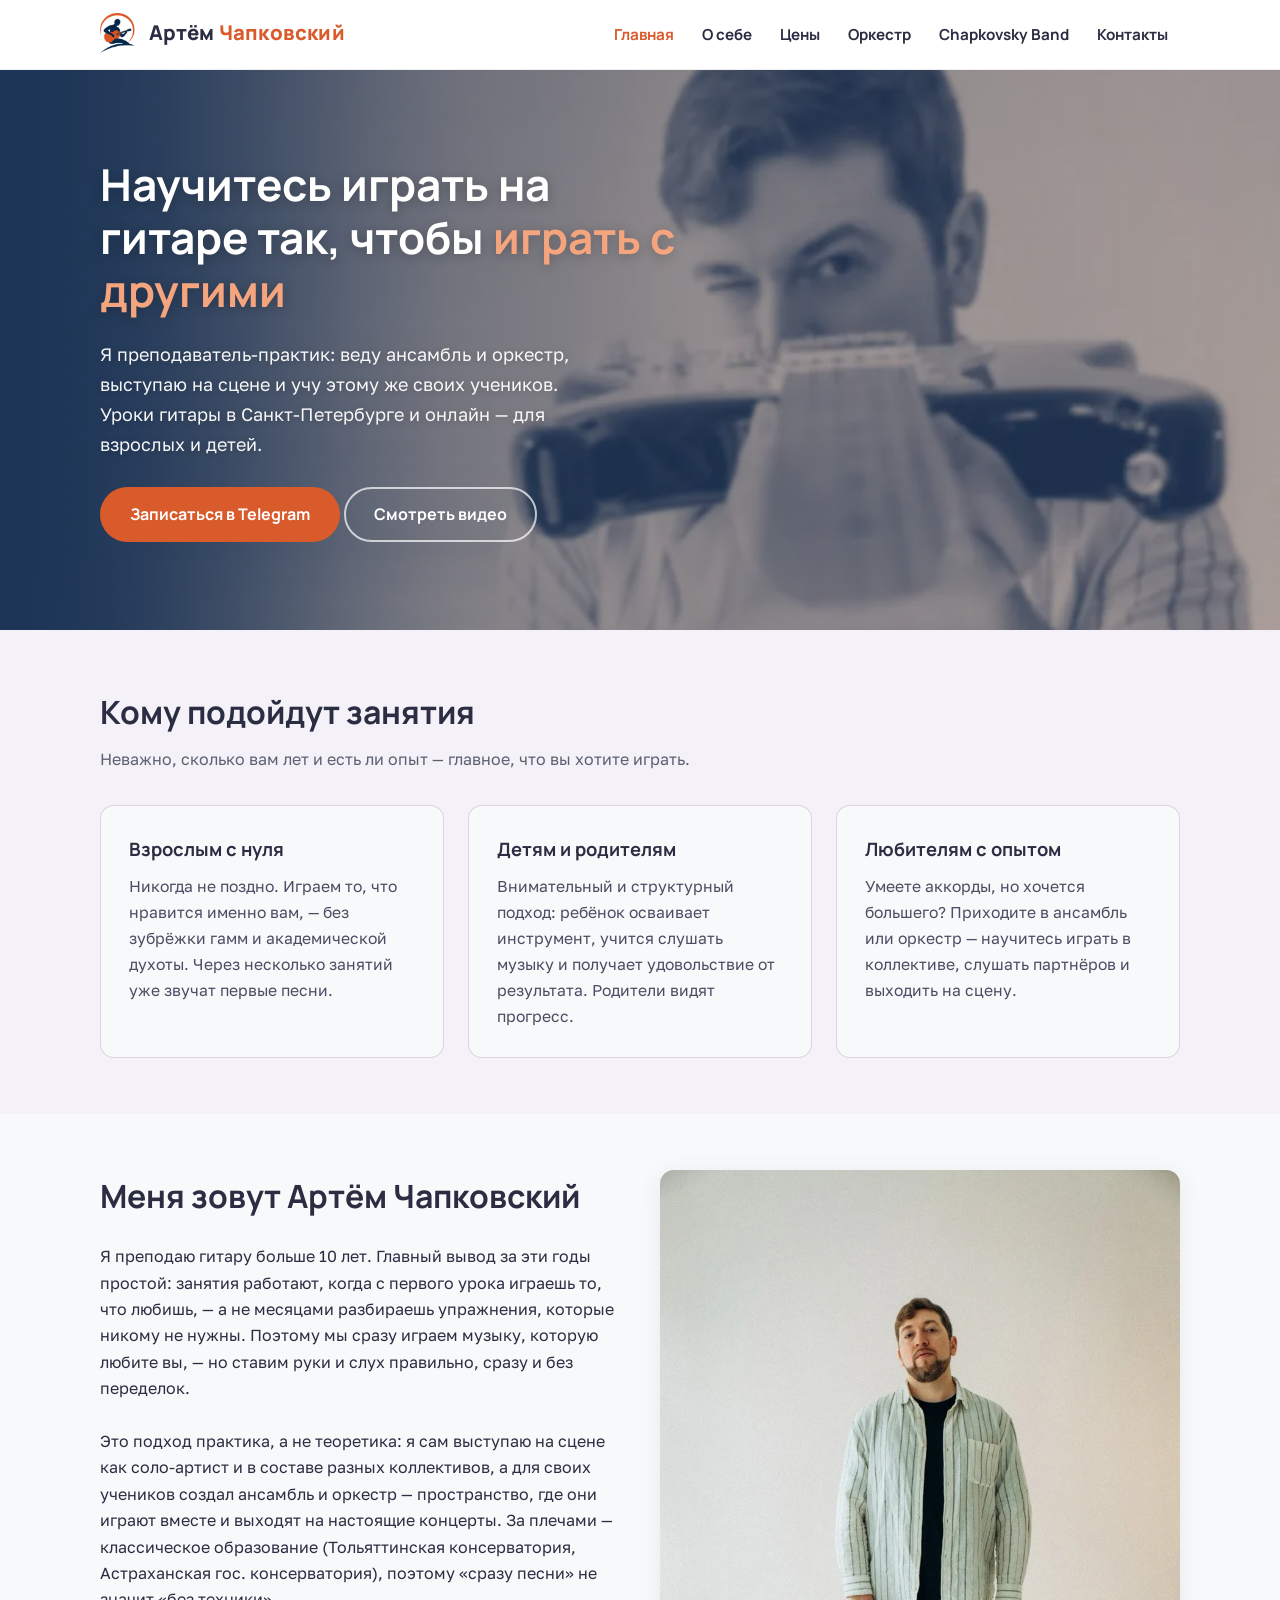
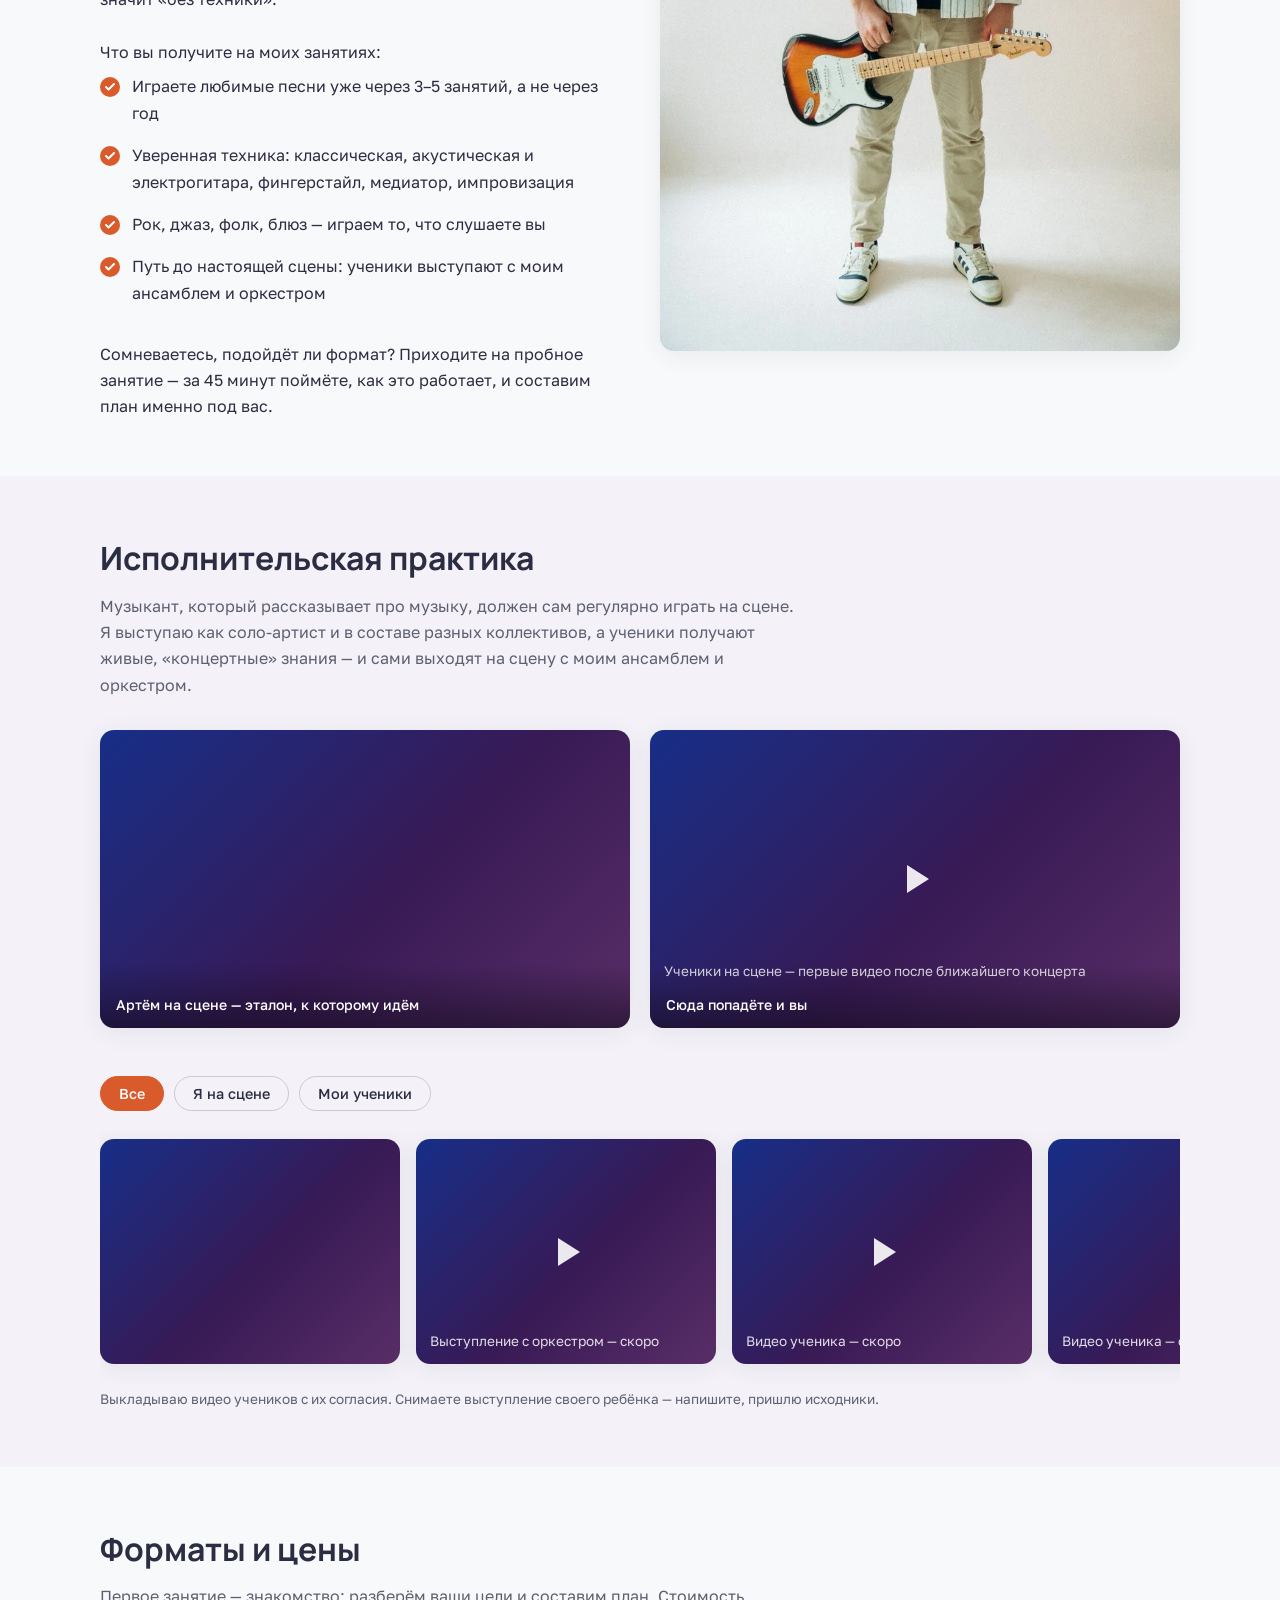
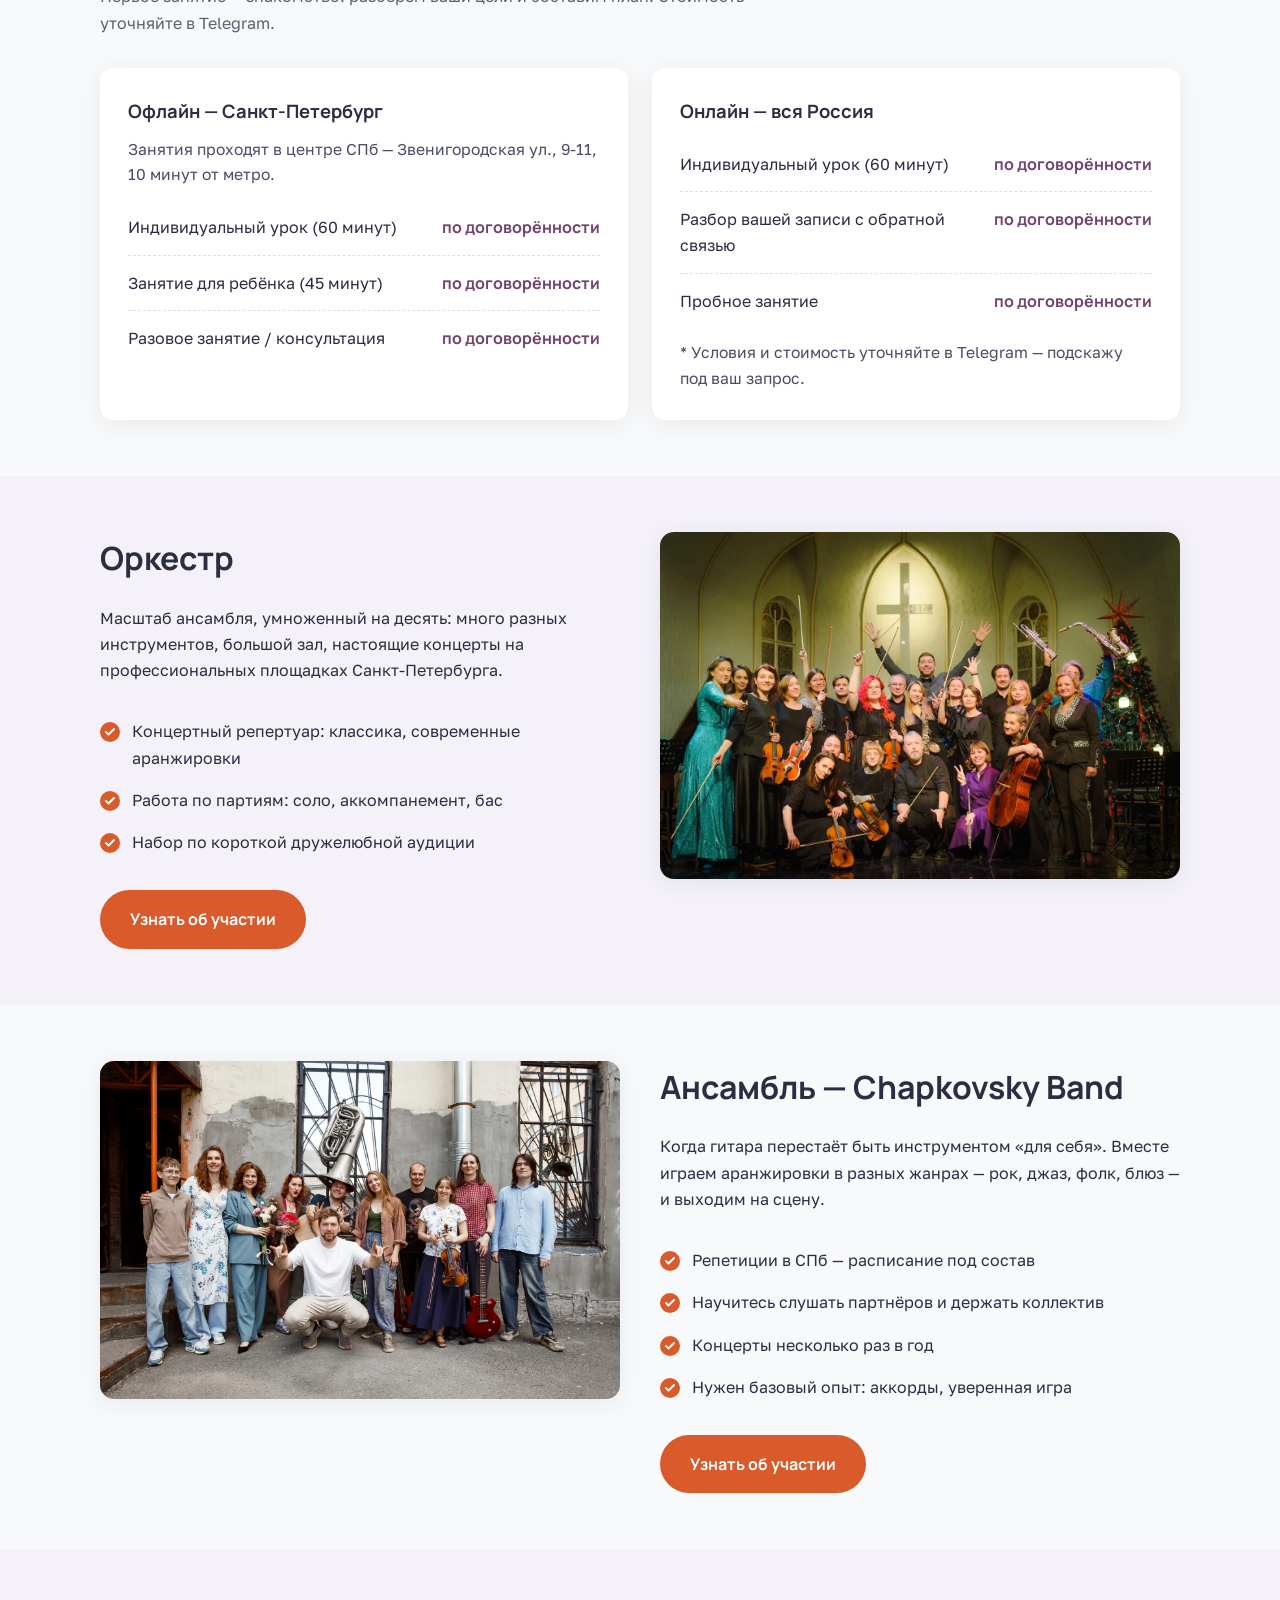
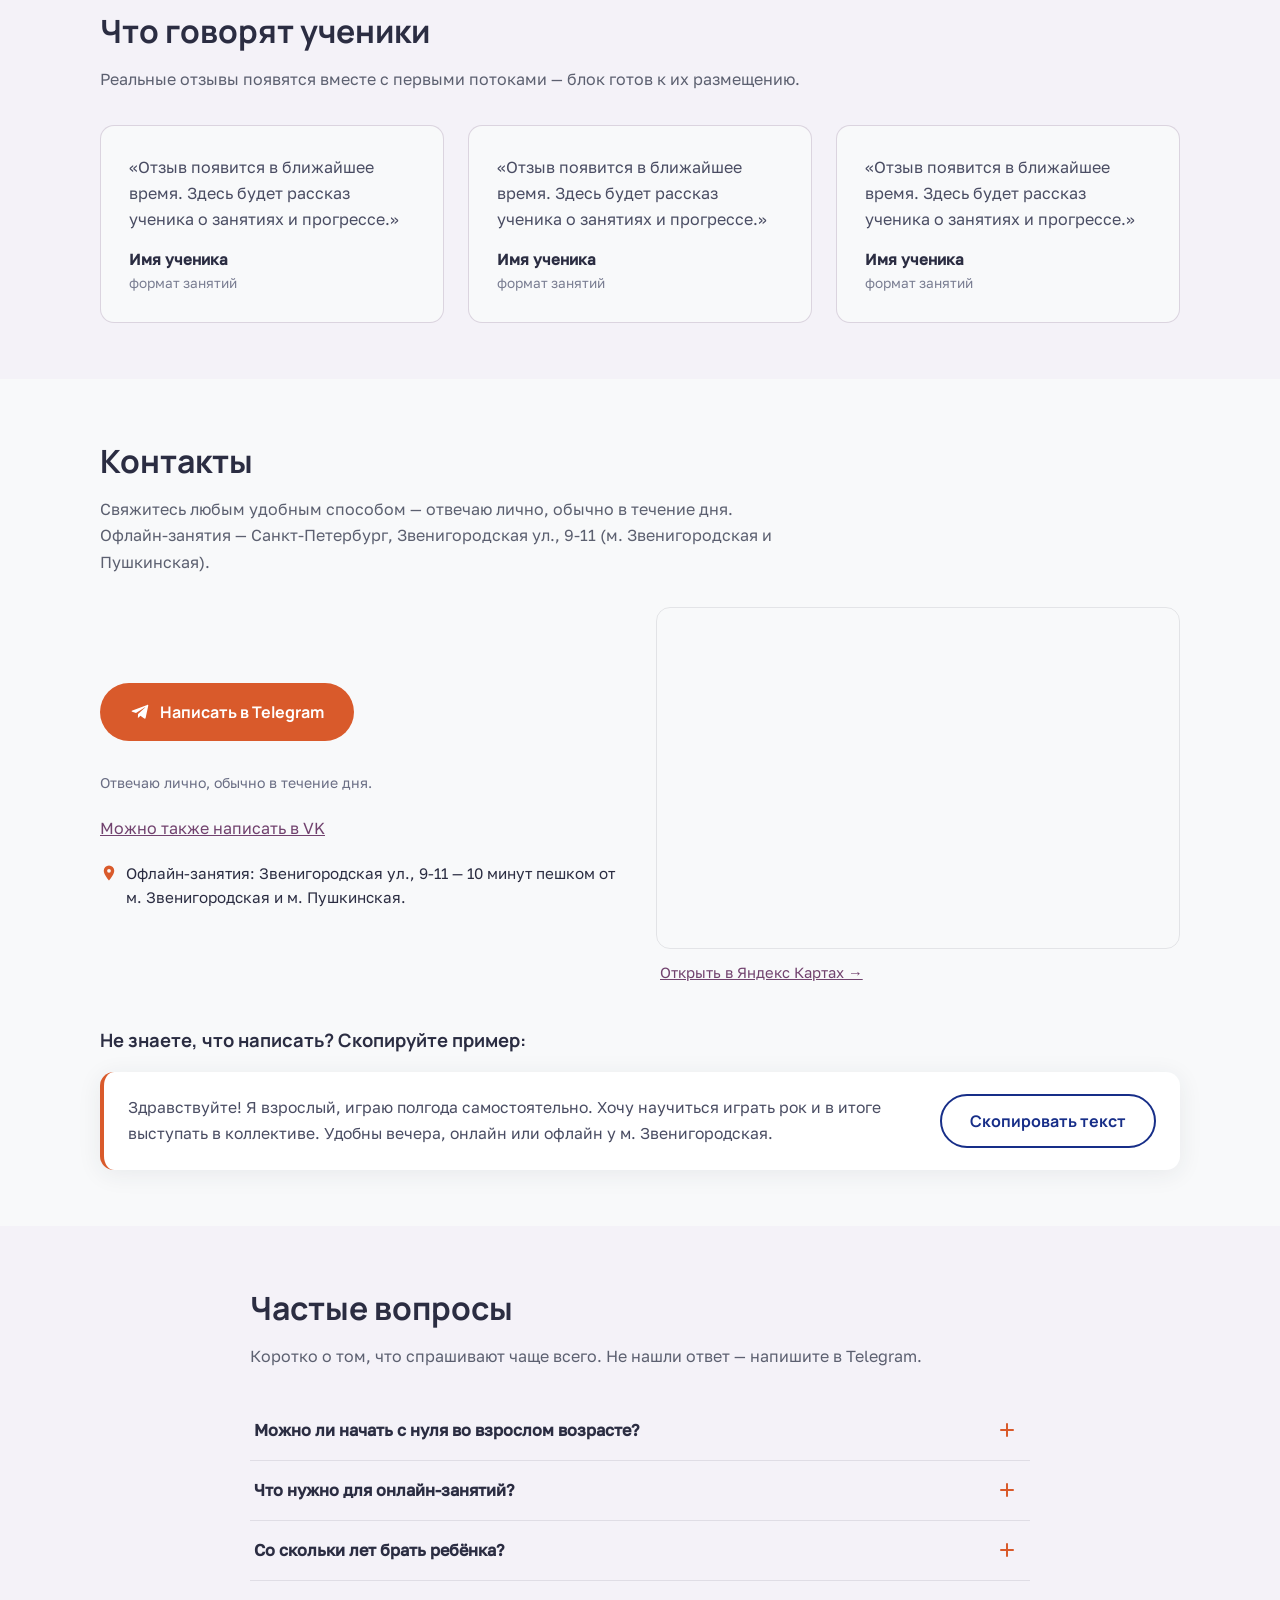
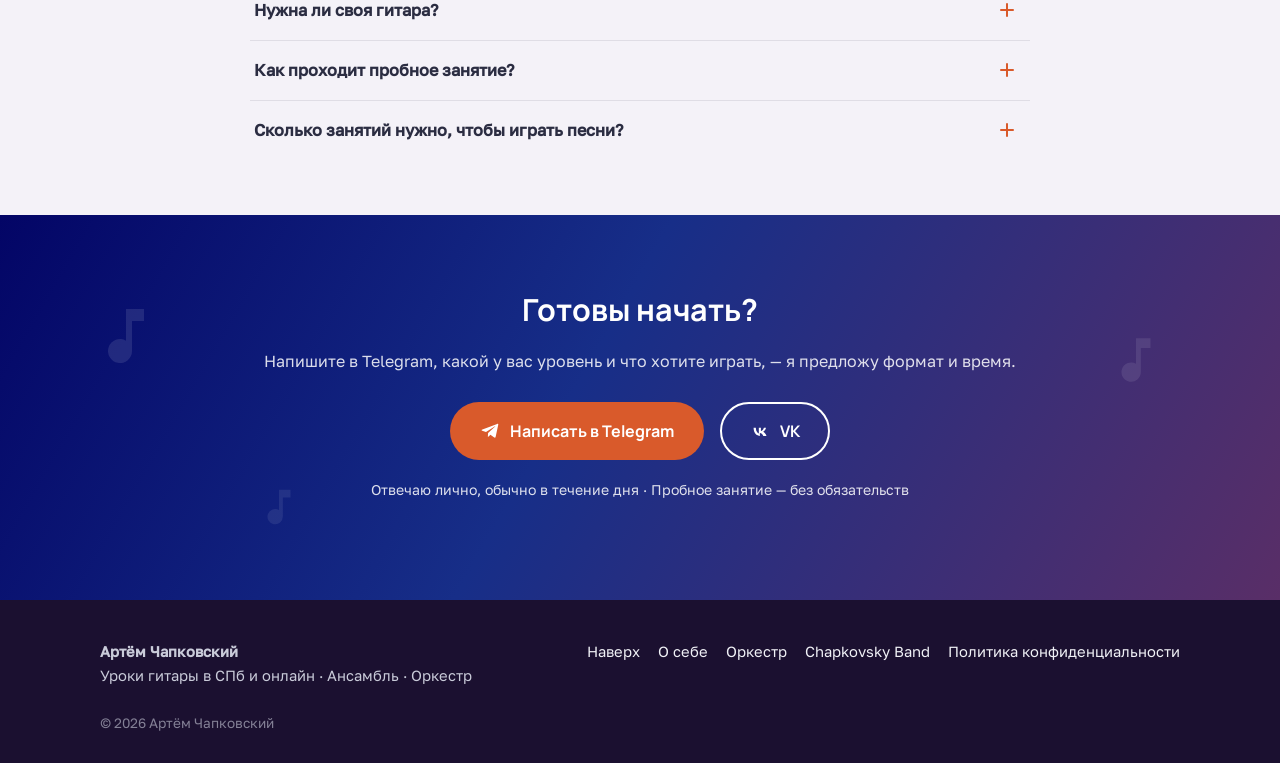
<file: index.html>
<!DOCTYPE html>
<html lang="ru">
<head>
  <meta charset="UTF-8">
  <meta name="viewport" content="width=device-width, initial-scale=1">
  <meta name="theme-color" content="#D95A2B">
  <title>Уроки гитары в СПб и онлайн — Артём Чапковский | Преподаватель, ансамбль, оркестр</title>
  <meta name="description" content="Индивидуальные уроки гитары для взрослых и детей в Санкт-Петербурге и онлайн. Преподаватель-практик: веду ансамбль и оркестр, выкладываю бесплатные видеоуроки. Запись в Telegram.">
  <link rel="canonical" href="https://artchap.ru/">
  <meta property="og:type" content="website">
  <meta property="og:url" content="https://artchap.ru/">
  <meta property="og:site_name" content="Артём Чапковский — уроки гитары">
  <meta property="og:title" content="Артём Чапковский — уроки гитары, ансамбль, оркестр">
  <meta property="og:description" content="Преподаватель-практик: учу играть на гитаре так, чтобы вы могли играть с другими. Взрослым с нуля, детям, любителям — ансамбль и оркестр.">
  <meta property="og:image" content="https://artchap.ru/assets/img/hero-closeup.webp">
  <meta property="og:locale" content="ru_RU">
  <link rel="icon" href="favicon-32.png" sizes="32x32" type="image/png">
  <link rel="apple-touch-icon" href="apple-touch-icon.png">
  <link rel="preload" href="assets/fonts/manrope-800-cyrillic.woff2" as="font" type="font/woff2" crossorigin>
  <link rel="stylesheet" href="assets/css/fonts.css">
  <link rel="stylesheet" href="assets/css/style.css">
  <link rel="stylesheet" href="assets/css/photo-palette.css">
  <link rel="stylesheet" href="assets/css/hero-4-duotone.css">
  <script src="assets/js/gallery.js" defer></script>
  <script src="assets/js/copy.js" defer></script>
  <script type="application/ld+json">
  {
    "@context": "https://schema.org",
    "@graph": [
      {
        "@type": "LocalBusiness",
        "@id": "https://artchap.ru/",
        "name": "Артём Чапковский — уроки гитары в СПб",
        "description": "Индивидуальные уроки гитары для взрослых и детей, ансамбль и оркестр в Санкт-Петербурге. Онлайн-занятия по всей России.",
        "url": "https://artchap.ru/",
        "image": "https://artchap.ru/assets/img/hero-closeup.webp",
        "address": {       "@type": "PostalAddress",       "addressLocality": "Санкт-Петербург",       "streetAddress": "Звенигородская ул., 9-11",       "postalCode": "191119",       "addressCountry": "RU"     },     "geo": { "@type": "GeoCoordinates", "latitude": 59.917475, "longitude": 30.341353 },
        "areaServed": ["Санкт-Петербург", "Россия"],
        "sameAs": ["https://t.me/Chapkovsky", "https://vk.ru/artchap"]
      },
      {
        "@type": "Person",
        "name": "Артём Чапковский",
        "jobTitle": "Преподаватель гитары, руководитель ансамбля и оркестра",
        "url": "https://artchap.ru/",
        "image": "https://artchap.ru/assets/img/portrait-casual.webp",
        "alumniOf": [
          "Музыкальный колледж Тольяттинской консерватории",
          "Астраханская государственная консерватория"
        ]
      },
      {
        "@type": "FAQPage",
        "mainEntity": [
          { "@type": "Question", "name": "Можно ли начать с нуля во взрослом возрасте?", "acceptedAnswer": { "@type": "Answer", "text": "Да. Через несколько занятий вы уже играете первые песни — без зубрёжки гамм." } },
          { "@type": "Question", "name": "Что нужно для онлайн-занятий?", "acceptedAnswer": { "@type": "Answer", "text": "Гитара, смартфон или ноутбук и интернет. Онлайн работает не хуже очного формата." } },
          { "@type": "Question", "name": "Со скольки лет брать ребёнка?", "acceptedAnswer": { "@type": "Answer", "text": "Обычно с 6–7 лет — когда хватает усидчивости на 30–45 минут." } },
          { "@type": "Question", "name": "Нужна ли своя гитара?", "acceptedAnswer": { "@type": "Answer", "text": "Для регулярных занятий — да. Подскажу, как выбрать недорогой и удобный инструмент." } },
          { "@type": "Question", "name": "Как проходит пробное занятие?", "acceptedAnswer": { "@type": "Answer", "text": "Знакомимся, я смотрю на ваш уровень, слушаем, что хотите играть, и составляем план. Без обязательств." } },
          { "@type": "Question", "name": "Сколько занятий нужно, чтобы играть песни?", "acceptedAnswer": { "@type": "Answer", "text": "Простые песни под аккорды — уже через 3–5 занятий." } }
        ]
      }
    ]
  }
  </script>
</head>
<body>
  <header class="site-header">
    <div class="container header-inner">
      <a class="logo" href="#top"><img src="assets/img/logo.png" alt="" class="logo-img" width="219" height="253">Артём <span>Чапковский</span></a>
      <nav class="main-nav" aria-label="Основная навигация">
        <ul>
          <li><a href="#top" aria-current="page">Главная</a></li>
          <li><a href="#o-sebe">О себе</a></li>
          <li><a href="#formaty">Цены</a></li>
          <li><a href="#orkestr">Оркестр</a></li>
          <li><a href="#ansambl">Chapkovsky Band</a></li>
          <li><a href="#kontakty">Контакты</a></li>
        </ul>
      </nav>
    </div>
  </header>

  <main id="top">
    <!-- Hero -->
    <div class="hero">
      <div class="container hero-grid">
        <div>
          <h1>Научитесь играть на гитаре так, чтобы <em>играть с другими</em></h1>
          <p class="lead">Я преподаватель-практик: веду ансамбль и оркестр, выступаю на сцене и учу этому же своих учеников. Уроки гитары в Санкт-Петербурге и онлайн — для взрослых и детей.</p>
          <a class="btn btn-primary" href="https://t.me/Chapkovsky" target="_blank" rel="noopener">Записаться в Telegram</a>
          <a class="btn btn-outline" href="#praktika">Смотреть видео</a>
        </div>
        <div class="hero-photo">
          <img src="assets/img/hero-closeup.webp" alt="Артём Чапковский — преподаватель гитары в Санкт-Петербурге" width="853" height="1280" fetchpriority="high">
        </div>
      </div>
    </div>

    <!-- Кому подойдут занятия -->
    <section class="alt" id="komu">
      <div class="container">
        <h2 class="section-title">Кому подойдут занятия</h2>
        <p class="section-sub">Неважно, сколько вам лет и есть ли опыт — главное, что вы хотите играть.</p>
        <div class="grid-3">
          <article class="card">
            <h3>Взрослым с нуля</h3>
            <p>Никогда не поздно. Играем то, что нравится именно вам, — без зубрёжки гамм и академической духоты. Через несколько занятий уже звучат первые песни.</p>
          </article>
          <article class="card">
            <h3>Детям и родителям</h3>
            <p>Внимательный и структурный подход: ребёнок осваивает инструмент, учится слушать музыку и получает удовольствие от результата. Родители видят прогресс.</p>
          </article>
          <article class="card">
            <h3>Любителям с опытом</h3>
            <p>Умеете аккорды, но хочется большего? Приходите в ансамбль или оркестр — научитесь играть в коллективе, слушать партнёров и выходить на сцену.</p>
          </article>
        </div>
      </div>
    </section>

    <!-- О себе -->
    <section id="o-sebe">
      <div class="container split">
        <div>
          <h2 class="section-title">Меня зовут Артём Чапковский</h2>
          <p>Я преподаю гитару больше 10 лет. Главный вывод за эти годы простой: занятия работают, когда с первого урока играешь то, что любишь, — а не месяцами разбираешь упражнения, которые никому не нужны. Поэтому мы сразу играем музыку, которую любите вы, — но ставим руки и слух правильно, сразу и без переделок.</p>
          <br>
          <p>Это подход практика, а не теоретика: я сам выступаю на сцене как соло-артист и в составе разных коллективов, а для своих учеников создал ансамбль и оркестр — пространство, где они играют вместе и выходят на настоящие концерты. За плечами — классическое образование (Тольяттинская консерватория, Астраханская гос. консерватория), поэтому «сразу песни» не значит «без техники».</p>
          <br>
          <p>Что вы получите на моих занятиях:</p>
          <ul class="check-list">
            <li>Играете любимые песни уже через 3–5 занятий, а не через год</li>
            <li>Уверенная техника: классическая, акустическая и электрогитара, фингерстайл, медиатор, импровизация</li>
            <li>Рок, джаз, фолк, блюз — играем то, что слушаете вы</li>
            <li>Путь до настоящей сцены: ученики выступают с моим ансамблем и оркестром</li>
          </ul>
          <br>
          <p>Сомневаетесь, подойдёт ли формат? Приходите на пробное занятие — за 45 минут поймёте, как это работает, и составим план именно под вас.</p>
        </div>
        <img src="assets/img/portrait-casual.webp" alt="Артём Чапковский — преподаватель гитары в СПб, портрет" width="853" height="1280" loading="lazy">
      </div>
    </section>

    <section class="alt" id="praktika">
      <div class="container">
        <h2 class="section-title">Исполнительская практика</h2>
        <p class="section-sub">Музыкант, который рассказывает про музыку, должен сам регулярно играть на сцене. Я выступаю как соло-артист и в составе разных коллективов, а ученики получают живые, «концертные» знания — и сами выходят на сцену с моим ансамблем и оркестром.</p>

        <!-- Входной блок: один путь — от меня к ученикам -->
        <div class="grid-2 duo-feature">
          <figure class="gallery-item gallery-video">
            <iframe src="https://vk.ru/video_ext.php?oid=-8762382&id=456241298&hash=5b568177ecf631f7" title="Артём Чапковский выступает на концерте — видео VK" allow="autoplay; encrypted-media; fullscreen; picture-in-picture" allowfullscreen loading="lazy"></iframe>
            <figcaption class="video-caption">Артём на сцене — эталон, к которому идём</figcaption>
          </figure>
          <figure class="gallery-item gallery-video">
            <svg class="play" viewBox="0 0 24 24" fill="white" aria-hidden="true"><path d="M8 5v14l11-7z"/></svg>
            <span class="video-label">Ученики на сцене — первые видео после ближайшего концерта</span>
            <figcaption class="video-caption">Сюда попадёте и вы</figcaption>
          </figure>
        </div>

        <div class="filter-chips" role="group" aria-label="Фильтр видео">
          <button type="button" class="chip is-active" data-filter="all">Все</button>
          <button type="button" class="chip" data-filter="artyom">Я на сцене</button>
          <button type="button" class="chip" data-filter="students">Мои ученики</button>
        </div>
        <div class="gallery-strip" id="video-gallery">
          <div class="gallery-item gallery-video" data-cat="artyom" aria-label="Выступление на концерте — видео VK">
            <iframe src="https://vk.ru/video_ext.php?oid=-8762382&id=456241221&hash=491503b28770ed06" title="Выступление Артёма Чапковского на концерте — видео VK" allow="autoplay; encrypted-media; fullscreen; picture-in-picture" allowfullscreen loading="lazy"></iframe>
          </div>
          <!-- Видео встраиваются с VK: внутрь .gallery-video добавьте
               <iframe src="https://vk.com/video_ext.php?oid=...&id=...&hash=..." allow="autoplay; encrypted-media; fullscreen; picture-in-picture" allowfullscreen></iframe>
               Либо замените весь div.gallery-video на iframe. Не забудьте атрибут data-cat: "artyom" или "students". -->
          <div class="gallery-item gallery-video" data-cat="artyom" aria-label="Выступление с оркестром — скоро">
            <svg class="play" viewBox="0 0 24 24" fill="white" aria-hidden="true"><path d="M8 5v14l11-7z"/></svg>
            <span class="video-label">Выступление с оркестром — скоро</span>
          </div>
          <div class="gallery-item gallery-video" data-cat="students" aria-label="Видео ученика — скоро">
            <svg class="play" viewBox="0 0 24 24" fill="white" aria-hidden="true"><path d="M8 5v14l11-7z"/></svg>
            <span class="video-label">Видео ученика — скоро</span>
          </div>
          <div class="gallery-item gallery-video" data-cat="students" aria-label="Видео ученика — скоро">
            <svg class="play" viewBox="0 0 24 24" fill="white" aria-hidden="true"><path d="M8 5v14l11-7z"/></svg>
            <span class="video-label">Видео ученика — скоро</span>
          </div>
        </div>
        <p class="video-note">Выкладываю видео учеников с их согласия. Снимаете выступление своего ребёнка — напишите, пришлю исходники.</p>
      </div>
    </section>

    <!-- Форматы и цены -->
    <section id="formaty">
      <div class="container">
        <h2 class="section-title">Форматы и цены</h2>
        <p class="section-sub">Первое занятие — знакомство: разберём ваши цели и составим план. Стоимость уточняйте в Telegram.</p>
        <div class="grid-2">
          <div class="card">
            <h3>Офлайн — Санкт-Петербург</h3>
            <p class="price-note" style="margin:0 0 12px">Занятия проходят в центре СПб — Звенигородская ул., 9-11, 10 минут от метро.</p>
            <ul class="price-list">
              <li><span>Индивидуальный урок (60 минут)</span><strong>по договорённости</strong></li>
              <li><span>Занятие для ребёнка (45 минут)</span><strong>по договорённости</strong></li>
              <li><span>Разовое занятие / консультация</span><strong>по договорённости</strong></li>
            </ul>
          </div>
          <div class="card">
            <h3>Онлайн — вся Россия</h3>
            <ul class="price-list">
              <li><span>Индивидуальный урок (60 минут)</span><strong>по договорённости</strong></li>
              <li><span>Разбор вашей записи с обратной связью</span><strong>по договорённости</strong></li>
              <li><span>Пробное занятие</span><strong>по договорённости</strong></li>
            </ul>
            <p class="price-note">* Условия и стоимость уточняйте в Telegram — подскажу под ваш запрос.</p>
          </div>
        </div>
      </div>
    </section>

    <!-- Оркестр -->
    <section class="alt" id="orkestr">
      <div class="container split">
        <div>
          <h2 class="section-title">Оркестр</h2>
          <p>Масштаб ансамбля, умноженный на десять: много разных инструментов, большой зал, настоящие концерты на профессиональных площадках Санкт-Петербурга.</p>
          <br>
          <ul class="check-list">
            <li>Концертный репертуар: классика, современные аранжировки</li>
            <li>Работа по партиям: соло, аккомпанемент, бас</li>
            <li>Набор по короткой дружелюбной аудиции</li>
          </ul>
          <br>
          <a class="btn btn-primary" href="orkestr.html">Узнать об участии</a>
        </div>
        <img src="assets/img/orchestra-group.webp" alt="Оркестр Артёма Чапковского — коллектив на сцене после концерта" width="1280" height="854" loading="lazy">
      </div>
    </section>

    <!-- Ансамбль -->
    <section id="ansambl">
      <div class="container split">
        <img src="assets/img/band.webp" alt="Ансамбль Артёма Чапковского — музыканты коллектива после выступления" width="1600" height="1042" loading="lazy">
        <div>
          <h2 class="section-title">Ансамбль — Chapkovsky Band</h2>
          <p>Когда гитара перестаёт быть инструментом «для себя». Вместе играем аранжировки в разных жанрах — рок, джаз, фолк, блюз — и выходим на сцену.</p>
          <br>
          <ul class="check-list">
            <li>Репетиции в СПб — расписание под состав</li>
            <li>Научитесь слушать партнёров и держать коллектив</li>
            <li>Концерты несколько раз в год</li>
            <li>Нужен базовый опыт: аккорды, уверенная игра</li>
          </ul>
          <br>
          <a class="btn btn-primary" href="ansambl.html">Узнать об участии</a>
        </div>
      </div>
    </section>

    <!-- Отзывы -->
    <section class="alt">
      <div class="container">
        <h2 class="section-title">Что говорят ученики</h2>
        <p class="section-sub">Реальные отзывы появятся вместе с первыми потоками — блок готов к их размещению.</p>
        <div class="grid-3">
          <figure class="card review">
            <blockquote>«Отзыв появится в ближайшее время. Здесь будет рассказ ученика о занятиях и прогрессе.»</blockquote>
            <figcaption>Имя ученика<span class="role">формат занятий</span></figcaption>
          </figure>
          <figure class="card review">
            <blockquote>«Отзыв появится в ближайшее время. Здесь будет рассказ ученика о занятиях и прогрессе.»</blockquote>
            <figcaption>Имя ученика<span class="role">формат занятий</span></figcaption>
          </figure>
          <figure class="card review">
            <blockquote>«Отзыв появится в ближайшее время. Здесь будет рассказ ученика о занятиях и прогрессе.»</blockquote>
            <figcaption>Имя ученика<span class="role">формат занятий</span></figcaption>
          </figure>
        </div>
      </div>
    </section>

    <!-- Контакты -->
    <section id="kontakty">
      <div class="container">
        <h2 class="section-title">Контакты</h2>
        <p class="section-sub">Свяжитесь любым удобным способом — отвечаю лично, обычно в течение дня.<br>Офлайн-занятия — Санкт-Петербург, Звенигородская ул., 9-11 (м. Звенигородская и Пушкинская).</p>
        <div class="split contacts-split">
          <div class="contacts-info">
            <div class="cta-actions">
              <a class="btn btn-primary" href="https://t.me/Chapkovsky" target="_blank" rel="noopener">
                <svg class="btn-icon" viewBox="0 0 24 24" fill="currentColor" aria-hidden="true"><path d="M21.9 4.6 18.8 19c-.2 1-.8 1.2-1.7.8l-4.6-3.4-2.2 2.1c-.3.3-.5.5-.9.5l.3-4.6 8.5-7.7c.4-.3-.1-.5-.6-.2L7.2 13.2 2.7 11.7c-1-.3-1-1 .2-1.4l17.7-6.8c.8-.3 1.5.2 1.3 1.1z"/></svg>
                Написать в Telegram
              </a>
            </div>
            <p class="contacts-micro">Отвечаю лично, обычно в течение дня.</p>
            <p><a class="card-link" href="https://vk.ru/artchap" target="_blank" rel="noopener">Можно также написать в VK</a></p>
            <p class="contacts-address">
              <svg class="pin-icon" viewBox="0 0 24 24" fill="currentColor" aria-hidden="true"><path d="M12 2a7 7 0 0 0-7 7c0 5.25 7 13 7 13s7-7.75 7-13a7 7 0 0 0-7-7zm0 9.5A2.5 2.5 0 1 1 12 6.5a2.5 2.5 0 0 1 0 5z"/></svg>
              Офлайн-занятия: Звенигородская ул., 9-11 — 10 минут пешком от м. Звенигородская и м. Пушкинская.
            </p>
          </div>
          <div>
            <div class="contacts-map">
              <iframe src="https://yandex.ru/map-widget/v1/?ll=30.341353%2C59.917475&pt=30.341353%2C59.917475%2Cpm2rdm&z=17&l=map" title="Карта: Звенигородская ул., 9-11, Санкт-Петербург" loading="lazy" allowfullscreen></iframe>
            </div>
            <p class="map-open"><a class="card-link" href="https://yandex.ru/maps/?ll=30.341353%2C59.917475&pt=30.341353%2C59.917475%2Cpm2rdm&z=17&l=map" target="_blank" rel="noopener">Открыть в Яндекс Картах →</a></p>
          </div>
        </div>

        <h3 class="contacts-steps-title">Не знаете, что написать? Скопируйте пример:</h3>
        <div class="example-message">
          <p id="example-text">Здравствуйте! Я взрослый, играю полгода самостоятельно. Хочу научиться играть рок и в итоге выступать в коллективе. Удобны вечера, онлайн или офлайн у м. Звенигородская.</p>
          <button class="btn btn-outline copy-btn" type="button" data-copy="example-text">Скопировать текст</button>
        </div>
      </div>
    </section>

    <!-- FAQ -->
    <section class="alt" id="faq">
      <div class="container" style="max-width:820px">
        <h2 class="section-title">Частые вопросы</h2>
        <p class="section-sub">Коротко о том, что спрашивают чаще всего. Не нашли ответ — напишите в Telegram.</p>

        <details class="faq-item">
          <summary>Можно ли начать с нуля во взрослом возрасте?</summary>
          <p>Да. Большинство моих учеников-взрослых начинали с нуля. Через несколько занятий вы уже играете первые песни — без зубрёжки гамм.</p>
        </details>

        <details class="faq-item">
          <summary>Что нужно для онлайн-занятий?</summary>
          <p>Гитара, смартфон или ноутбук и интернет. Онлайн работает не хуже очного формата: вижу обе руки, сразу исправляю технику.</p>
        </details>

        <details class="faq-item">
          <summary>Со скольки лет брать ребёнка?</summary>
          <p>Обычно с 6–7 лет — когда хватает усидчивости на 30–45 минут. На первом занятии проверим, готов ли ребёнок.</p>
        </details>

        <details class="faq-item">
          <summary>Нужна ли своя гитара?</summary>
          <p>Для регулярных занятий — да. Подскажу, как выбрать недорогой и удобный инструмент, и проверю вашу гитару, если она уже есть.</p>
        </details>

        <details class="faq-item">
          <summary>Как проходит пробное занятие?</summary>
          <p>Знакомимся, я смотрю на ваш уровень (или его отсутствие), слушаем, что хотите играть, и составляем план. Без обязательств.</p>
        </details>

        <details class="faq-item">
          <summary>Сколько занятий нужно, чтобы играть песни?</summary>
          <p>Простые песни под аккорды — уже через 3–5 занятий. Выход на сцену с ансамблем — после нескольких месяцев уверенной игры.</p>
        </details>
      </div>
    </section>

    <!-- Финальный CTA -->
    <section class="cta-full">
      <div class="cta-band">
        <span class="cta-note note-1" aria-hidden="true">
          <svg viewBox="0 0 24 24" fill="currentColor"><path d="M12 3v10.55A4 4 0 1 0 14 17V7h4V3h-6z"/></svg>
        </span>
        <span class="cta-note note-2" aria-hidden="true">
          <svg viewBox="0 0 24 24" fill="currentColor"><path d="M12 3v10.55A4 4 0 1 0 14 17V7h4V3h-6z"/></svg>
        </span>
        <span class="cta-note note-3" aria-hidden="true">
          <svg viewBox="0 0 24 24" fill="currentColor"><path d="M12 3v10.55A4 4 0 1 0 14 17V7h4V3h-6z"/></svg>
        </span>
        <div class="container">
          <h2>Готовы начать?</h2>
          <p>Напишите в Telegram, какой у вас уровень и что хотите играть, — я предложу формат и время.</p>
          <div class="cta-actions">
            <a class="btn btn-primary" href="https://t.me/Chapkovsky" target="_blank" rel="noopener">
              <svg class="btn-icon" viewBox="0 0 24 24" fill="currentColor" aria-hidden="true"><path d="M21.9 4.6 18.8 19c-.2 1-.8 1.2-1.7.8l-4.6-3.4-2.2 2.1c-.3.3-.5.5-.9.5l.3-4.6 8.5-7.7c.4-.3-.1-.5-.6-.2L7.2 13.2 2.7 11.7c-1-.3-1-1 .2-1.4l17.7-6.8c.8-.3 1.5.2 1.3 1.1z"/></svg>
              Написать в Telegram
            </a>
            <a class="btn btn-outline" href="https://vk.ru/artchap" target="_blank" rel="noopener">
              <svg class="btn-icon" viewBox="0 0 24 24" fill="currentColor" aria-hidden="true"><path d="M12.7 18c-5.3 0-8.3-3.6-8.4-9.8h2.7c.1 4.5 2.1 6.4 3.6 6.8V8.2h2.5v3.9c1.5-.2 3-1.9 3.6-3.9h2.5c-.4 2.4-2.2 4.1-3.5 4.8 1.3.6 3.4 2.3 4.1 5H16c-.6-1.9-2.1-3.4-4.2-3.6V18h.9z"/></svg>
              VK
            </a>
          </div>
          <p class="cta-trust">Отвечаю лично, обычно в течение дня · Пробное занятие — без обязательств</p>
        </div>
      </div>
    </section>
  </main>

  <footer class="site-footer">
    <div class="container footer-inner">
      <div>
        <strong>Артём Чапковский</strong><br>
        Уроки гитары в СПб и онлайн · Ансамбль · Оркестр
      </div>
      <nav class="footer-nav" aria-label="Навигация в подвале">
        <ul>
          <li><a href="#top">Наверх</a></li>
          <li><a href="#o-sebe">О себе</a></li>
          <li><a href="#orkestr">Оркестр</a></li>
          <li><a href="#ansambl">Chapkovsky Band</a></li>
          <li><a href="privacy.html">Политика конфиденциальности</a></li>
        </ul>
      </nav>
    </div>
    <div class="container footer-bottom">
      © 2026 Артём Чапковский
    </div>
  </footer>
</body>
</html>
</file>
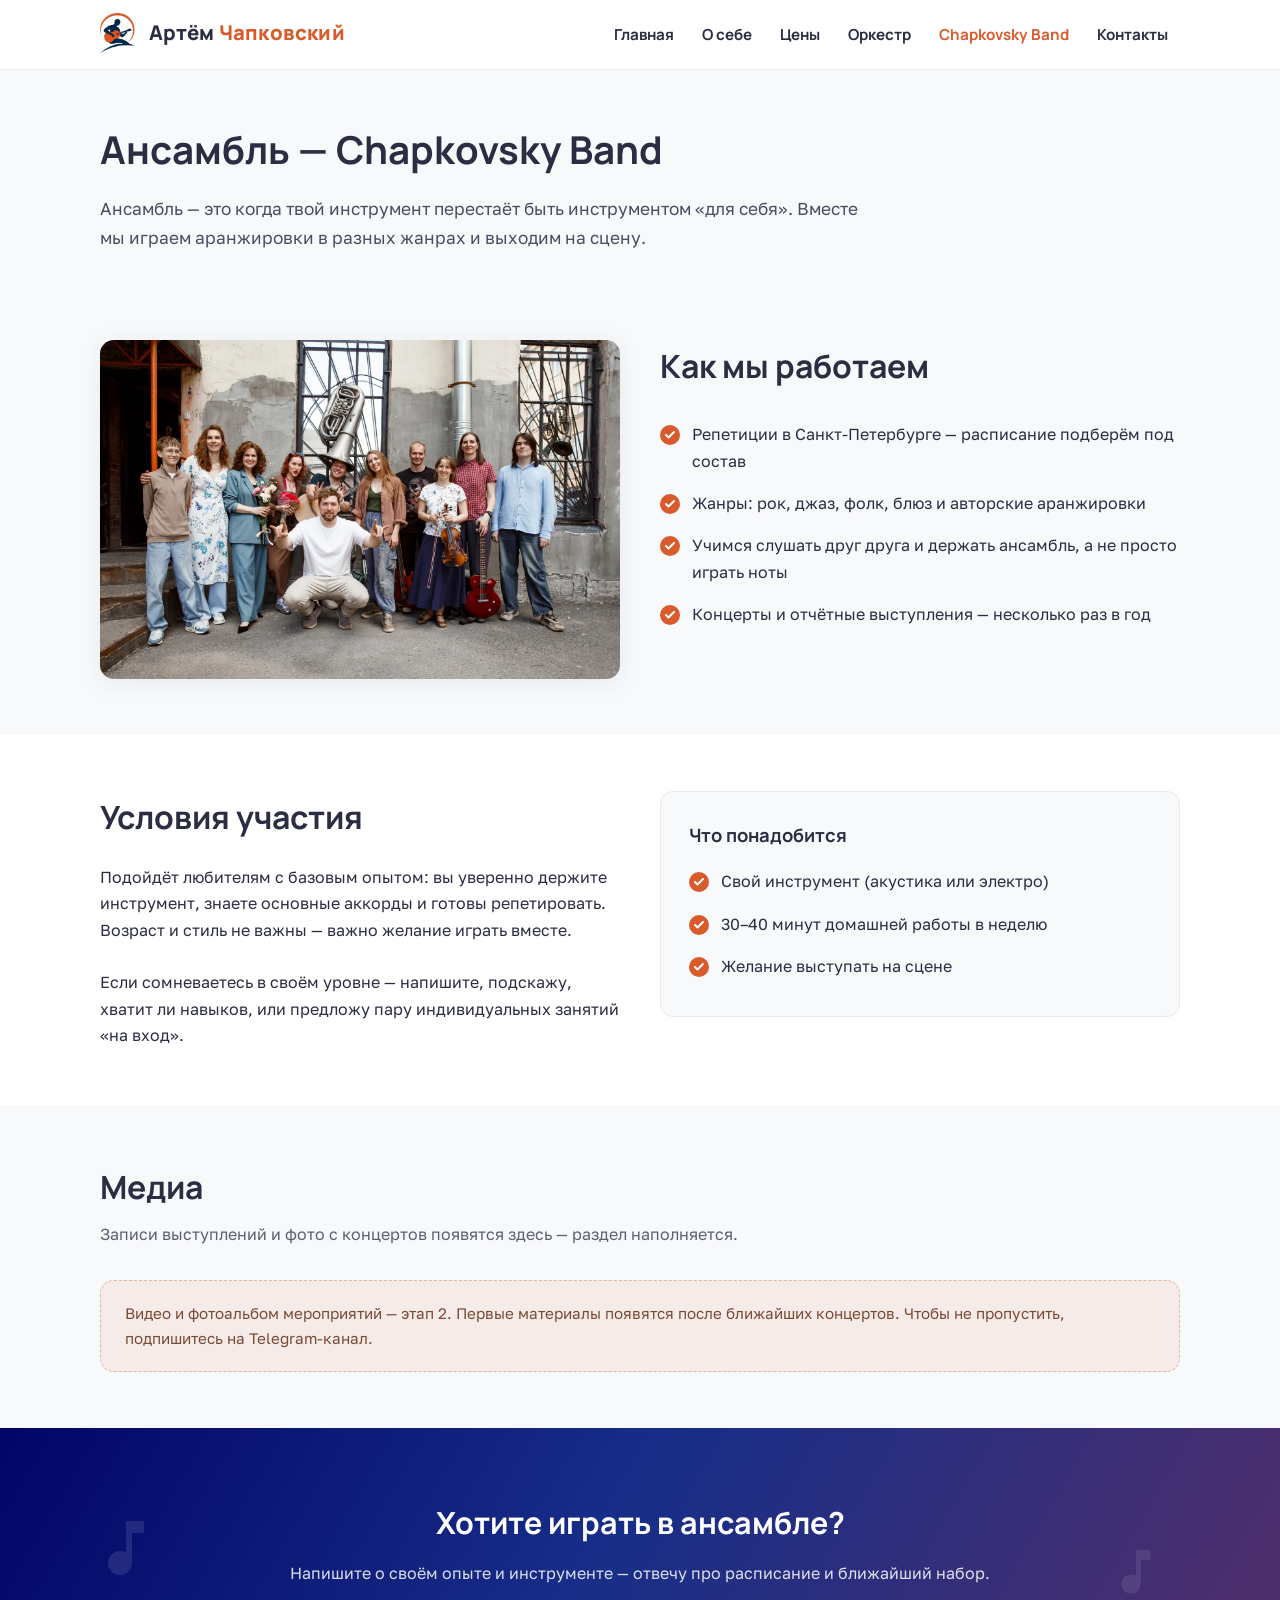
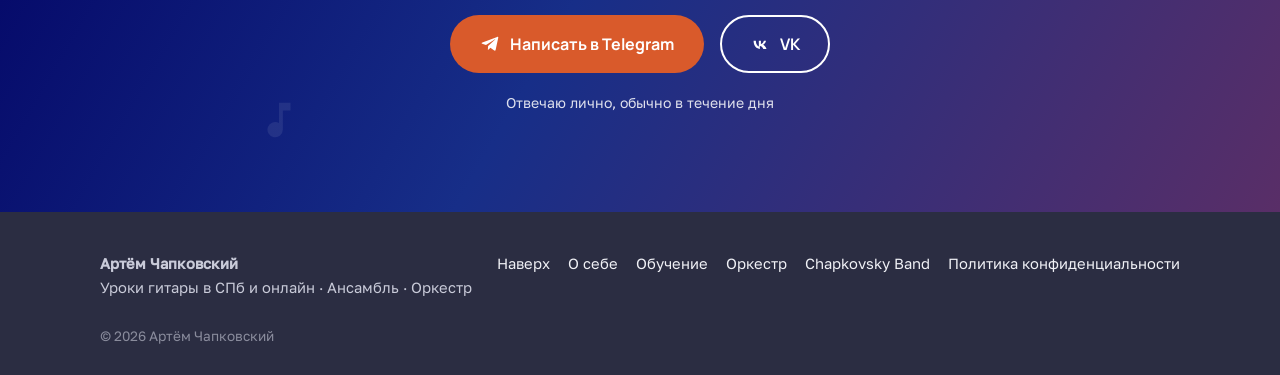
<file: ansambl.html>
<!DOCTYPE html>
<html lang="ru">
<head>
  <meta charset="UTF-8">
  <meta name="viewport" content="width=device-width, initial-scale=1">
  <meta name="theme-color" content="#D95A2B">
  <title>Ансамбль в СПб — присоединиться | Артём Чапковский</title>
  <meta name="description" content="Ансамбль в Санкт-Петербурге под руководством Артёма Чапковского. Репетиции, рок, джаз, фолк, выступления на сцене. Оставьте заявку в Telegram.">
  <link rel="canonical" href="https://artchap.ru/ansambl.html">
  <meta property="og:type" content="website">
  <meta property="og:url" content="https://artchap.ru/ansambl.html">
  <meta property="og:site_name" content="Артём Чапковский — уроки гитары">
  <meta property="og:title" content="Ансамбль в СПб — Артём Чапковский">
  <meta property="og:description" content="Играйте в коллективе: репетиции, разные жанры и настоящие выступления. Набор участников открыт.">
  <meta property="og:image" content="https://artchap.ru/assets/img/band.webp">
  <link rel="icon" href="favicon-32.png" sizes="32x32" type="image/png">
  <link rel="apple-touch-icon" href="apple-touch-icon.png">
  <link rel="preload" href="assets/fonts/manrope-800-cyrillic.woff2" as="font" type="font/woff2" crossorigin>
  <link rel="stylesheet" href="assets/css/fonts.css">
  <link rel="stylesheet" href="assets/css/style.css">
</head>
<body>
  <header class="site-header">
    <div class="container header-inner">
      <a class="logo" href="index.html"><img src="assets/img/logo.png" alt="" class="logo-img" width="219" height="253">Артём <span>Чапковский</span></a>
      <nav class="main-nav" aria-label="Основная навигация">
        <ul>
          <li><a href="index.html">Главная</a></li>
          <li><a href="index.html#o-sebe">О себе</a></li>
          <li><a href="index.html#formaty">Цены</a></li>
          <li><a href="orkestr.html">Оркестр</a></li>
          <li><a href="ansambl.html" aria-current="page">Chapkovsky Band</a></li>
          <li><a href="index.html#kontakty">Контакты</a></li>
        </ul>
      </nav>
    </div>
  </header>

  <main>
    <div class="container page-hero">
      <h1>Ансамбль — Chapkovsky Band</h1>
      <p class="lead">Ансамбль — это когда твой инструмент перестаёт быть инструментом «для себя». Вместе мы играем аранжировки в разных жанрах и выходим на сцену.</p>
    </div>

    <section>
      <div class="container split">
        <img src="assets/img/band.webp" alt="Ансамбль Артёма Чапковского — музыканты коллектива после выступления" width="1600" height="1042" loading="lazy">
        <div>
          <h2 class="section-title">Как мы работаем</h2>
          <ul class="check-list">
            <li>Репетиции в Санкт-Петербурге — расписание подберём под состав</li>
            <li>Жанры: рок, джаз, фолк, блюз и авторские аранжировки</li>
            <li>Учимся слушать друг друга и держать ансамбль, а не просто играть ноты</li>
            <li>Концерты и отчётные выступления — несколько раз в год</li>
          </ul>
        </div>
      </div>
    </section>

    <section class="alt">
      <div class="container split">
        <div>
          <h2 class="section-title">Условия участия</h2>
          <p>Подойдёт любителям с базовым опытом: вы уверенно держите инструмент, знаете основные аккорды и готовы репетировать. Возраст и стиль не важны — важно желание играть вместе.</p>
          <br>
          <p>Если сомневаетесь в своём уровне — напишите, подскажу, хватит ли навыков, или предложу пару индивидуальных занятий «на вход».</p>
        </div>
        <div class="card flat">
          <h3>Что понадобится</h3>
          <ul class="check-list">
            <li>Свой инструмент (акустика или электро)</li>
            <li>30–40 минут домашней работы в неделю</li>
            <li>Желание выступать на сцене</li>
          </ul>
        </div>
      </div>
    </section>

    <section>
      <div class="container">
        <h2 class="section-title">Медиа</h2>
        <p class="section-sub">Записи выступлений и фото с концертов появятся здесь — раздел наполняется.</p>
        <div class="placeholder-note">
          Видео и фотоальбом мероприятий — этап 2. Первые материалы появятся после ближайших концертов. Чтобы не пропустить, подпишитесь на Telegram-канал.
        </div>
      </div>
    </section>

    <section class="cta-full">
      <div class="cta-band">
        <span class="cta-note note-1" aria-hidden="true">
          <svg viewBox="0 0 24 24" fill="currentColor"><path d="M12 3v10.55A4 4 0 1 0 14 17V7h4V3h-6z"/></svg>
        </span>
        <span class="cta-note note-2" aria-hidden="true">
          <svg viewBox="0 0 24 24" fill="currentColor"><path d="M12 3v10.55A4 4 0 1 0 14 17V7h4V3h-6z"/></svg>
        </span>
        <span class="cta-note note-3" aria-hidden="true">
          <svg viewBox="0 0 24 24" fill="currentColor"><path d="M12 3v10.55A4 4 0 1 0 14 17V7h4V3h-6z"/></svg>
        </span>
        <div class="container">
          <h2>Хотите играть в ансамбле?</h2>
          <p>Напишите о своём опыте и инструменте — отвечу про расписание и ближайший набор.</p>
          <div class="cta-actions">
            <a class="btn btn-primary" href="https://t.me/Chapkovsky" target="_blank" rel="noopener">
              <svg class="btn-icon" viewBox="0 0 24 24" fill="currentColor" aria-hidden="true"><path d="M21.9 4.6 18.8 19c-.2 1-.8 1.2-1.7.8l-4.6-3.4-2.2 2.1c-.3.3-.5.5-.9.5l.3-4.6 8.5-7.7c.4-.3-.1-.5-.6-.2L7.2 13.2 2.7 11.7c-1-.3-1-1 .2-1.4l17.7-6.8c.8-.3 1.5.2 1.3 1.1z"/></svg>
              Написать в Telegram
            </a>
            <a class="btn btn-outline" href="https://vk.ru/artchap" target="_blank" rel="noopener">
              <svg class="btn-icon" viewBox="0 0 24 24" fill="currentColor" aria-hidden="true"><path d="M12.7 18c-5.3 0-8.3-3.6-8.4-9.8h2.7c.1 4.5 2.1 6.4 3.6 6.8V8.2h2.5v3.9c1.5-.2 3-1.9 3.6-3.9h2.5c-.4 2.4-2.2 4.1-3.5 4.8 1.3.6 3.4 2.3 4.1 5H16c-.6-1.9-2.1-3.4-4.2-3.6V18h.9z"/></svg>
              VK
            </a>
          </div>
          <p class="cta-trust">Отвечаю лично, обычно в течение дня</p>
        </div>
      </div>
    </section>
  </main>

  <footer class="site-footer">
    <div class="container footer-inner">
      <div>
        <strong>Артём Чапковский</strong><br>
        Уроки гитары в СПб и онлайн · Ансамбль · Оркестр
      </div>
      <nav class="footer-nav" aria-label="Навигация в подвале">
        <ul>
          <li><a href="index.html">Наверх</a></li>
          <li><a href="index.html#o-sebe">О себе</a></li>
          <li><a href="index.html#obuchenie">Обучение</a></li>
          <li><a href="orkestr.html">Оркестр</a></li>
          <li><a href="ansambl.html">Chapkovsky Band</a></li>
          <li><a href="privacy.html">Политика конфиденциальности</a></li>
        </ul>
      </nav>
    </div>
    <div class="container footer-bottom">
      © 2026 Артём Чапковский
    </div>
  </footer>
</body>
</html>
</file>
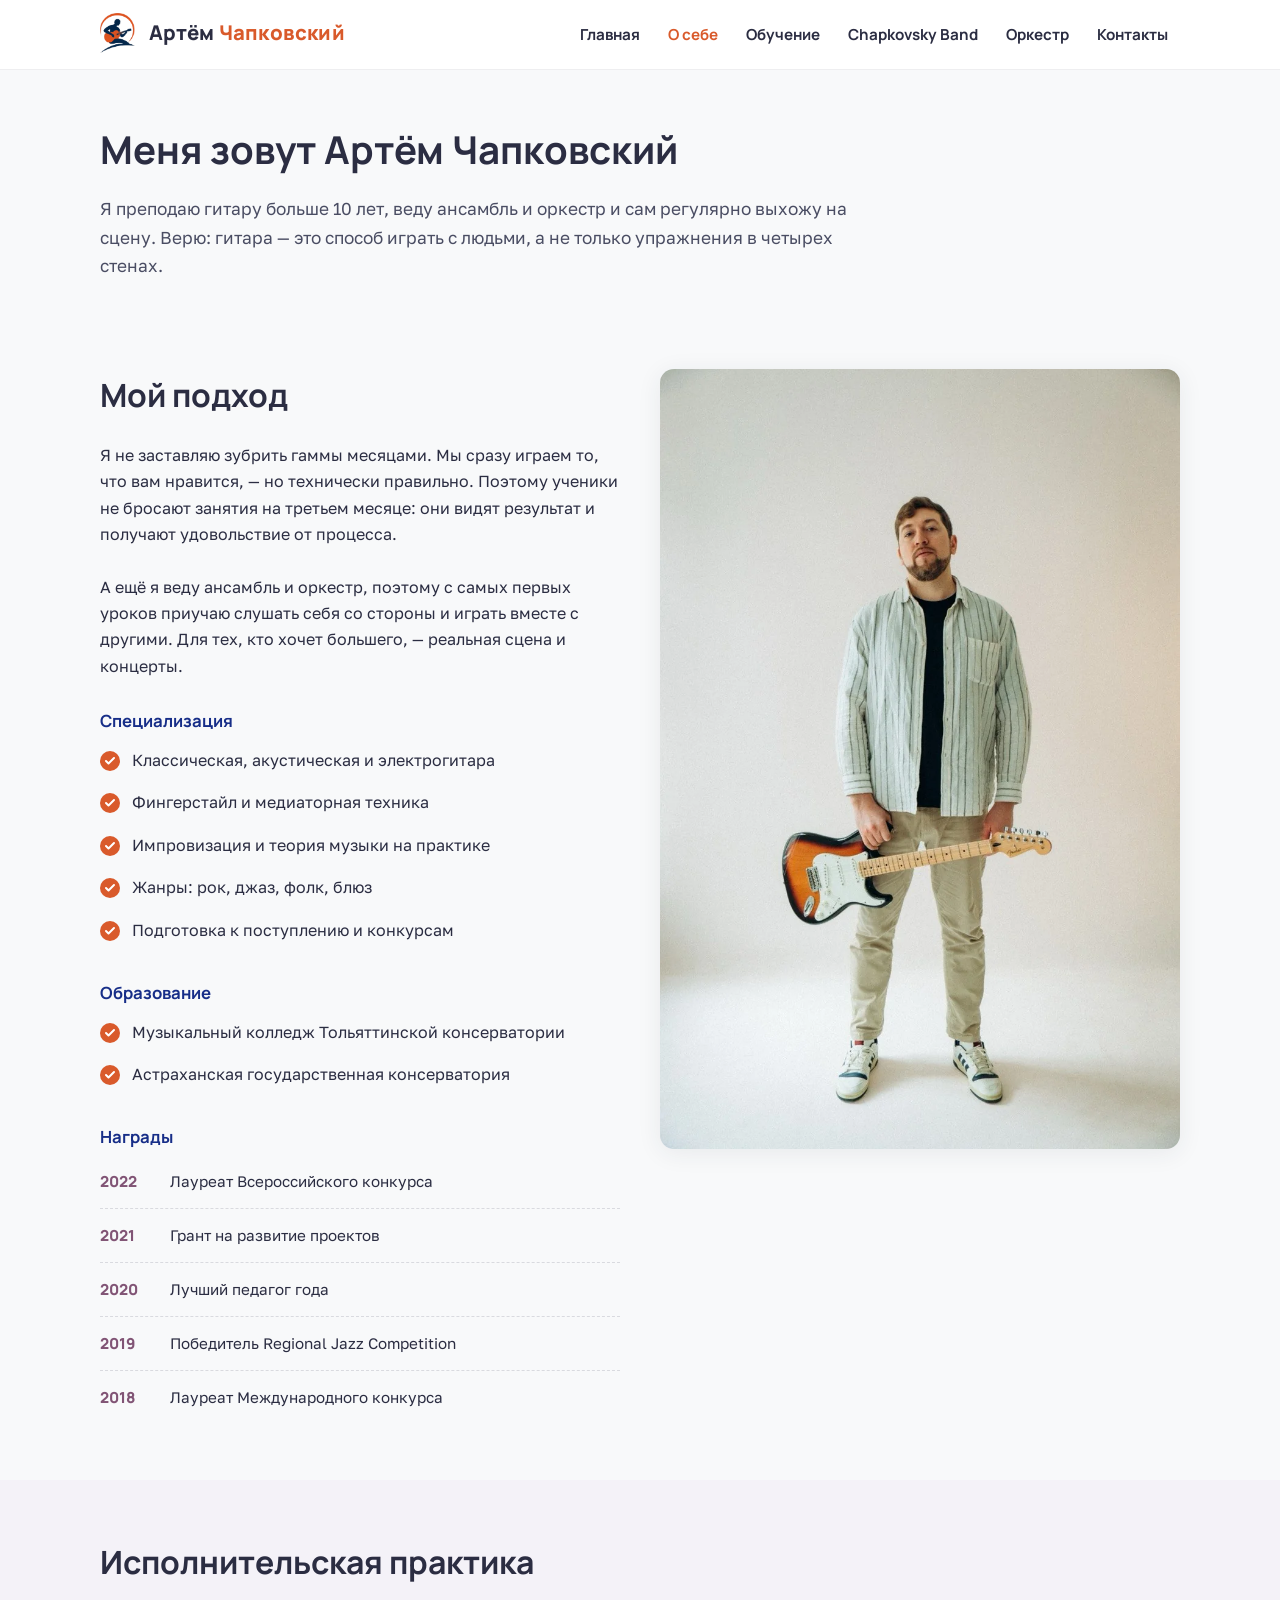
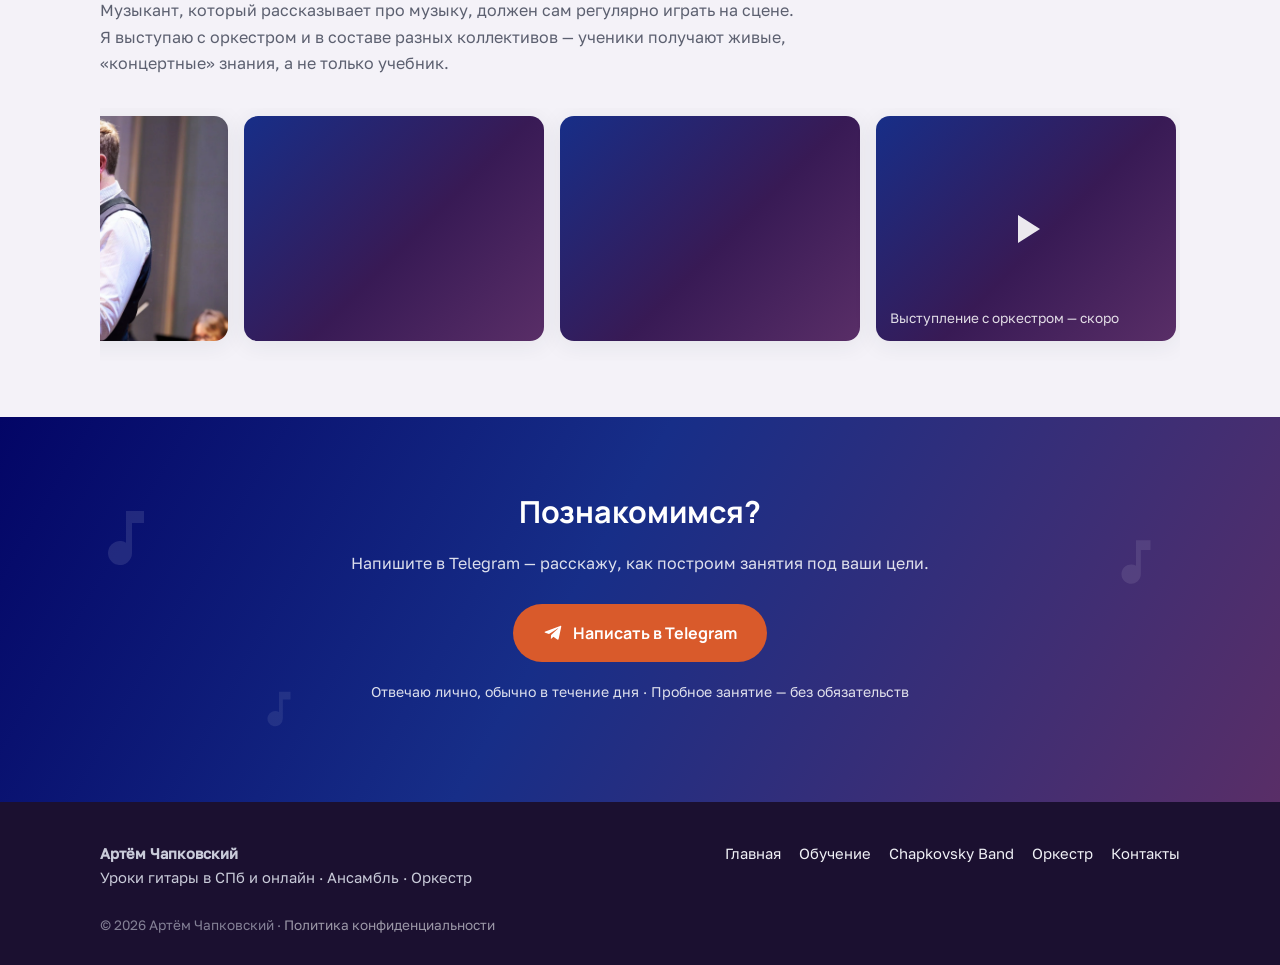
<file: o-sebe.html>
<!DOCTYPE html>
<html lang="ru">
<head>
  <meta charset="UTF-8">
  <meta name="viewport" content="width=device-width, initial-scale=1">
  <meta name="theme-color" content="#D95A2B">
  <title>О себе — Артём Чапковский, преподаватель гитары в СПб</title>
  <meta name="description" content="Более 10 лет преподаю гитару в Санкт-Петербурге: классическое образование, конкурсные награды, регулярные выступления. Учу играть то, что нравится, — технически правильно.">
  <link rel="canonical" href="https://artchap.ru/o-sebe.html">
  <meta property="og:type" content="profile">
  <meta property="og:title" content="О себе — Артём Чапковский">
  <meta property="og:description" content="Преподаватель гитары с опытом более 10 лет, лауреат конкурсов, руководитель ансамбля и оркестра.">
  <meta property="og:image" content="https://artchap.ru/assets/img/portrait-casual.webp">
  <link rel="icon" href="favicon-32.png" sizes="32x32" type="image/png">
  <link rel="apple-touch-icon" href="apple-touch-icon.png">
  <link rel="preload" href="assets/fonts/manrope-800-cyrillic.woff2" as="font" type="font/woff2" crossorigin>
  <link rel="stylesheet" href="assets/css/fonts.css">
  <link rel="stylesheet" href="assets/css/style.css">
  <link rel="stylesheet" href="assets/css/photo-palette.css">
  <script src="assets/js/gallery.js" defer></script>
  <script type="application/ld+json">
  {
    "@context": "https://schema.org",
    "@type": "Person",
    "name": "Артём Чапковский",
    "jobTitle": "Преподаватель гитары, руководитель ансамбля и оркестра",
    "url": "https://artchap.ru/o-sebe.html",
    "image": "https://artchap.ru/assets/img/portrait-casual.webp",
    "address": { "@type": "PostalAddress", "addressLocality": "Санкт-Петербург", "addressCountry": "RU" },
    "alumniOf": [
      "Музыкальный колледж Тольяттинской консерватории",
      "Астраханская государственная консерватория"
    ],
    "award": [
      "Лауреат Всероссийского конкурса (2022)",
      "Грант на развитие проектов (2021)",
      "Лучший педагог года (2020)",
      "Победитель Regional Jazz Competition (2019)",
      "Лауреат Международного конкурса (2018)"
    ]
  }
  </script>
</head>
<body>
  <header class="site-header">
    <div class="container header-inner">
      <a class="logo" href="index.html"><img src="assets/img/logo.png" alt="" class="logo-img" width="219" height="253">Артём <span>Чапковский</span></a>
      <nav class="main-nav" aria-label="Основная навигация">
        <ul>
          <li><a href="index.html">Главная</a></li>
          <li><a href="o-sebe.html" aria-current="page">О себе</a></li>
          <li><a href="obuchenie.html">Обучение</a></li>
          <li><a href="ansambl.html">Chapkovsky Band</a></li>
          <li><a href="orkestr.html">Оркестр</a></li>
          <li><a href="index.html#kontakty">Контакты</a></li>
        </ul>
      </nav>
    </div>
  </header>

  <main>
    <div class="container page-hero">
      <h1>Меня зовут Артём Чапковский</h1>
      <p class="lead">Я преподаю гитару больше 10 лет, веду ансамбль и оркестр и сам регулярно выхожу на сцену. Верю: гитара — это способ играть с людьми, а не только упражнения в четырех стенах.</p>
    </div>

    <section>
      <div class="container split">
        <div>
          <h2 class="section-title">Мой подход</h2>
          <p>Я не заставляю зубрить гаммы месяцами. Мы сразу играем то, что вам нравится, — но технически правильно. Поэтому ученики не бросают занятия на третьем месяце: они видят результат и получают удовольствие от процесса.</p>
          <br>
          <p>А ещё я веду ансамбль и оркестр, поэтому с самых первых уроков приучаю слушать себя со стороны и играть вместе с другими. Для тех, кто хочет большего, — реальная сцена и концерты.</p>
          <h3 class="awards-title">Специализация</h3>
          <ul class="check-list">
            <li>Классическая, акустическая и электрогитара</li>
            <li>Фингерстайл и медиаторная техника</li>
            <li>Импровизация и теория музыки на практике</li>
            <li>Жанры: рок, джаз, фолк, блюз</li>
            <li>Подготовка к поступлению и конкурсам</li>
          </ul>
          <h3 class="awards-title">Образование</h3>
          <ul class="check-list">
            <li>Музыкальный колледж Тольяттинской консерватории</li>
            <li>Астраханская государственная консерватория</li>
          </ul>
          <h3 class="awards-title">Награды</h3>
          <ul class="awards awards-compact">
            <li><span class="year">2022</span> Лауреат Всероссийского конкурса</li>
            <li><span class="year">2021</span> Грант на развитие проектов</li>
            <li><span class="year">2020</span> Лучший педагог года</li>
            <li><span class="year">2019</span> Победитель Regional Jazz Competition</li>
            <li><span class="year">2018</span> Лауреат Международного конкурса</li>
          </ul>
        </div>
        <img src="assets/img/portrait-casual.webp" alt="Артём Чапковский — преподаватель гитары, портрет" width="853" height="1280" loading="lazy">
      </div>
    </section>

    <section class="alt" id="praktika">
      <div class="container">
        <h2 class="section-title">Исполнительская практика</h2>
        <p class="section-sub">Музыкант, который рассказывает про музыку, должен сам регулярно играть на сцене. Я выступаю с оркестром и в составе разных коллективов — ученики получают живые, «концертные» знания, а не только учебник.</p>
        <div class="gallery-strip" id="perf-gallery">
          <div class="gallery-item gallery-video" aria-label="Выступление на концерте — видео VK">
            <iframe src="https://vk.ru/video_ext.php?oid=-8762382&id=456241298&hash=5b568177ecf631f7" allow="autoplay; encrypted-media; fullscreen; picture-in-picture" allowfullscreen></iframe>
          </div>
          <!-- Видео встраиваются с VK: внутрь .gallery-video добавьте
               <iframe src="https://vk.com/video_ext.php?oid=...&id=...&hash=..." allow="autoplay; encrypted-media; fullscreen; picture-in-picture" allowfullscreen></iframe>
               Либо замените весь div.gallery-video на iframe. -->
          <div class="gallery-item gallery-video" aria-label="Выступление на концерте — видео VK">
            <iframe src="https://vk.ru/video_ext.php?oid=-8762382&id=456241221&hash=491503b28770ed06" allow="autoplay; encrypted-media; fullscreen; picture-in-picture" allowfullscreen></iframe>
          </div>
          <div class="gallery-item gallery-video" aria-label="Выступление с оркестром — скоро">
            <svg class="play" viewBox="0 0 24 24" fill="white" aria-hidden="true"><path d="M8 5v14l11-7z"/></svg>
            <span class="video-label">Выступление с оркестром — скоро</span>
          </div>
        </div>
      </div>
    </section>

    <section class="cta-full">
      <div class="cta-band">
        <span class="cta-note note-1" aria-hidden="true">
          <svg viewBox="0 0 24 24" fill="currentColor"><path d="M12 3v10.55A4 4 0 1 0 14 17V7h4V3h-6z"/></svg>
        </span>
        <span class="cta-note note-2" aria-hidden="true">
          <svg viewBox="0 0 24 24" fill="currentColor"><path d="M12 3v10.55A4 4 0 1 0 14 17V7h4V3h-6z"/></svg>
        </span>
        <span class="cta-note note-3" aria-hidden="true">
          <svg viewBox="0 0 24 24" fill="currentColor"><path d="M12 3v10.55A4 4 0 1 0 14 17V7h4V3h-6z"/></svg>
        </span>
        <div class="container">
          <h2>Познакомимся?</h2>
          <p>Напишите в Telegram — расскажу, как построим занятия под ваши цели.</p>
          <div class="cta-actions">
            <a class="btn btn-primary" href="https://t.me/Chapkovsky" target="_blank" rel="noopener">
              <svg class="btn-icon" viewBox="0 0 24 24" fill="currentColor" aria-hidden="true"><path d="M21.9 4.6 18.8 19c-.2 1-.8 1.2-1.7.8l-4.6-3.4-2.2 2.1c-.3.3-.5.5-.9.5l.3-4.6 8.5-7.7c.4-.3-.1-.5-.6-.2L7.2 13.2 2.7 11.7c-1-.3-1-1 .2-1.4l17.7-6.8c.8-.3 1.5.2 1.3 1.1z"/></svg>
              Написать в Telegram
            </a>
          </div>
          <p class="cta-trust">Отвечаю лично, обычно в течение дня · Пробное занятие — без обязательств</p>
        </div>
      </div>
    </section>
  </main>

  <footer class="site-footer">
    <div class="container footer-inner">
      <div>
        <strong>Артём Чапковский</strong><br>
        Уроки гитары в СПб и онлайн · Ансамбль · Оркестр
      </div>
      <nav class="footer-nav" aria-label="Навигация в подвале">
        <ul>
          <li><a href="index.html">Главная</a></li>
          <li><a href="obuchenie.html">Обучение</a></li>
          <li><a href="ansambl.html">Chapkovsky Band</a></li>
          <li><a href="orkestr.html">Оркестр</a></li>
          <li><a href="index.html#kontakty">Контакты</a></li>
        </ul>
      </nav>
    </div>
    <div class="container footer-bottom">
      © 2026 Артём Чапковский · <a href="privacy.html">Политика конфиденциальности</a>
    </div>
  </footer>
</body>
</html>
</file>
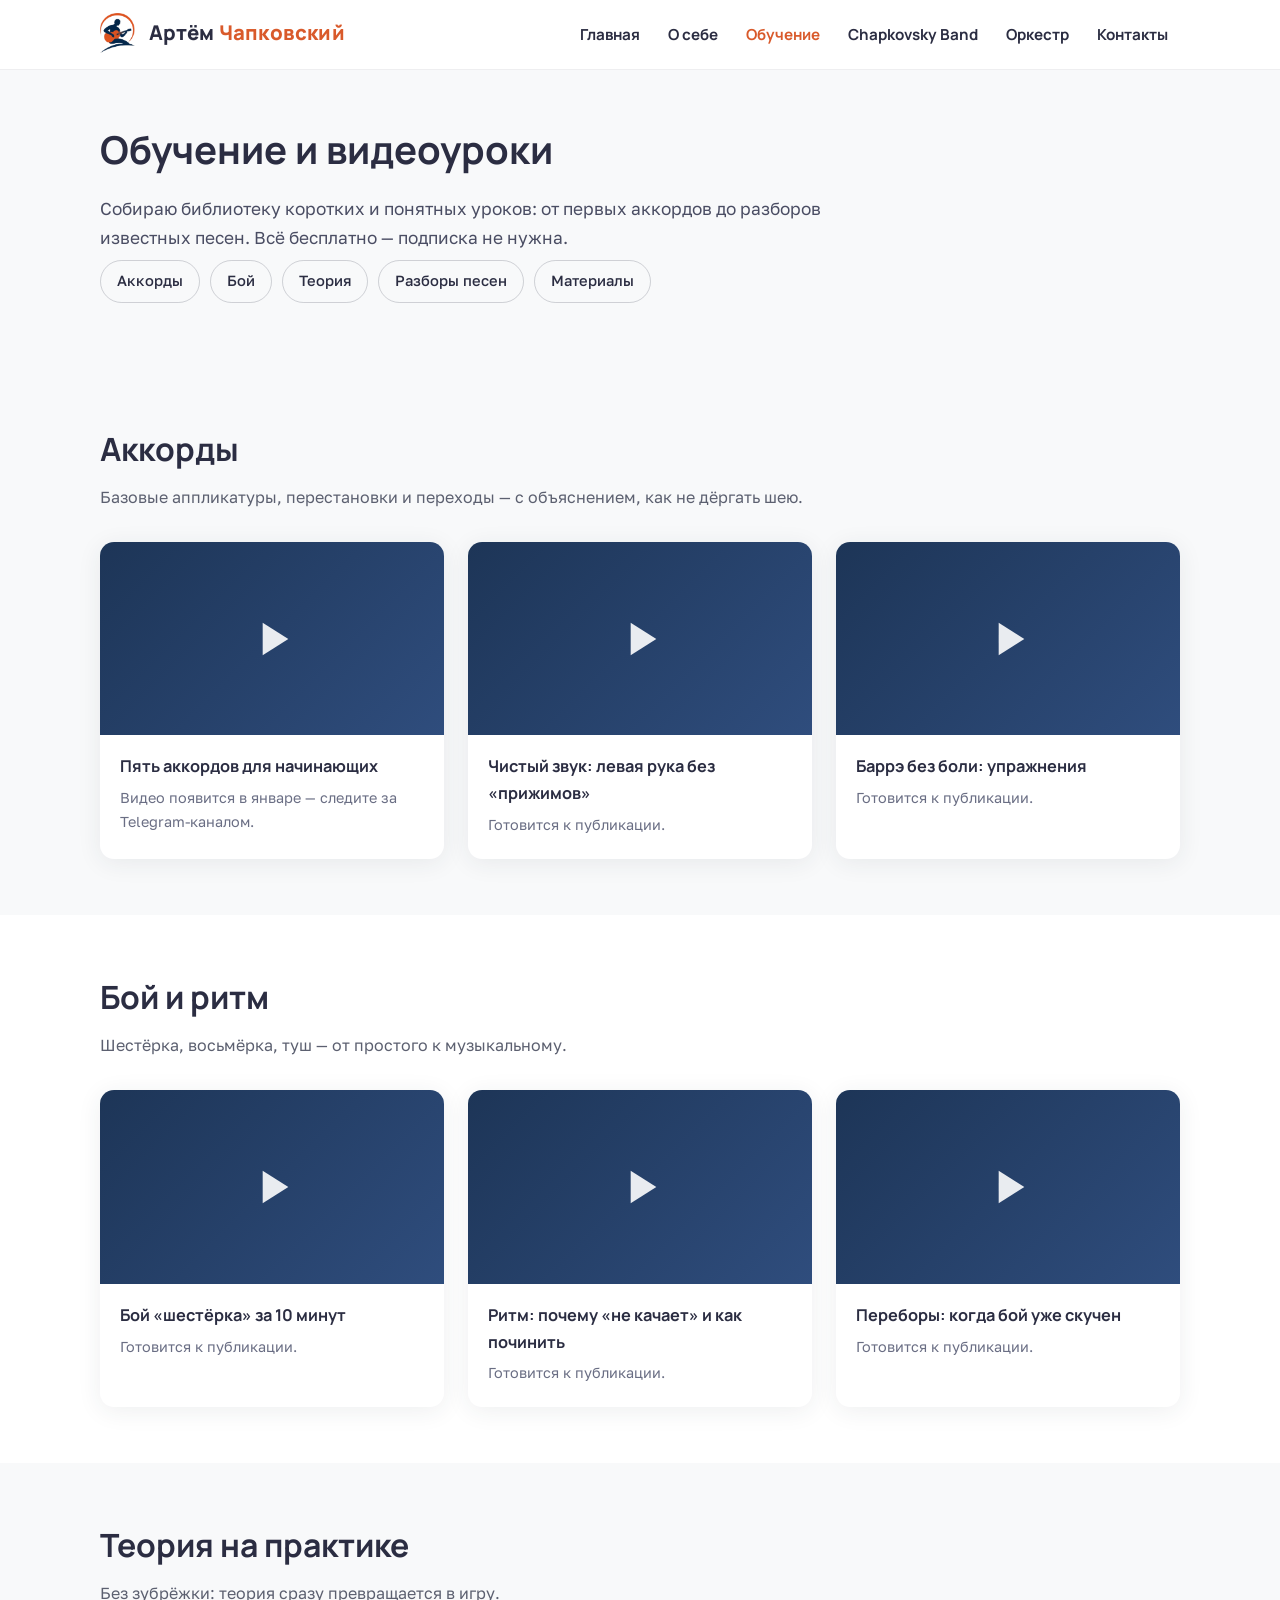
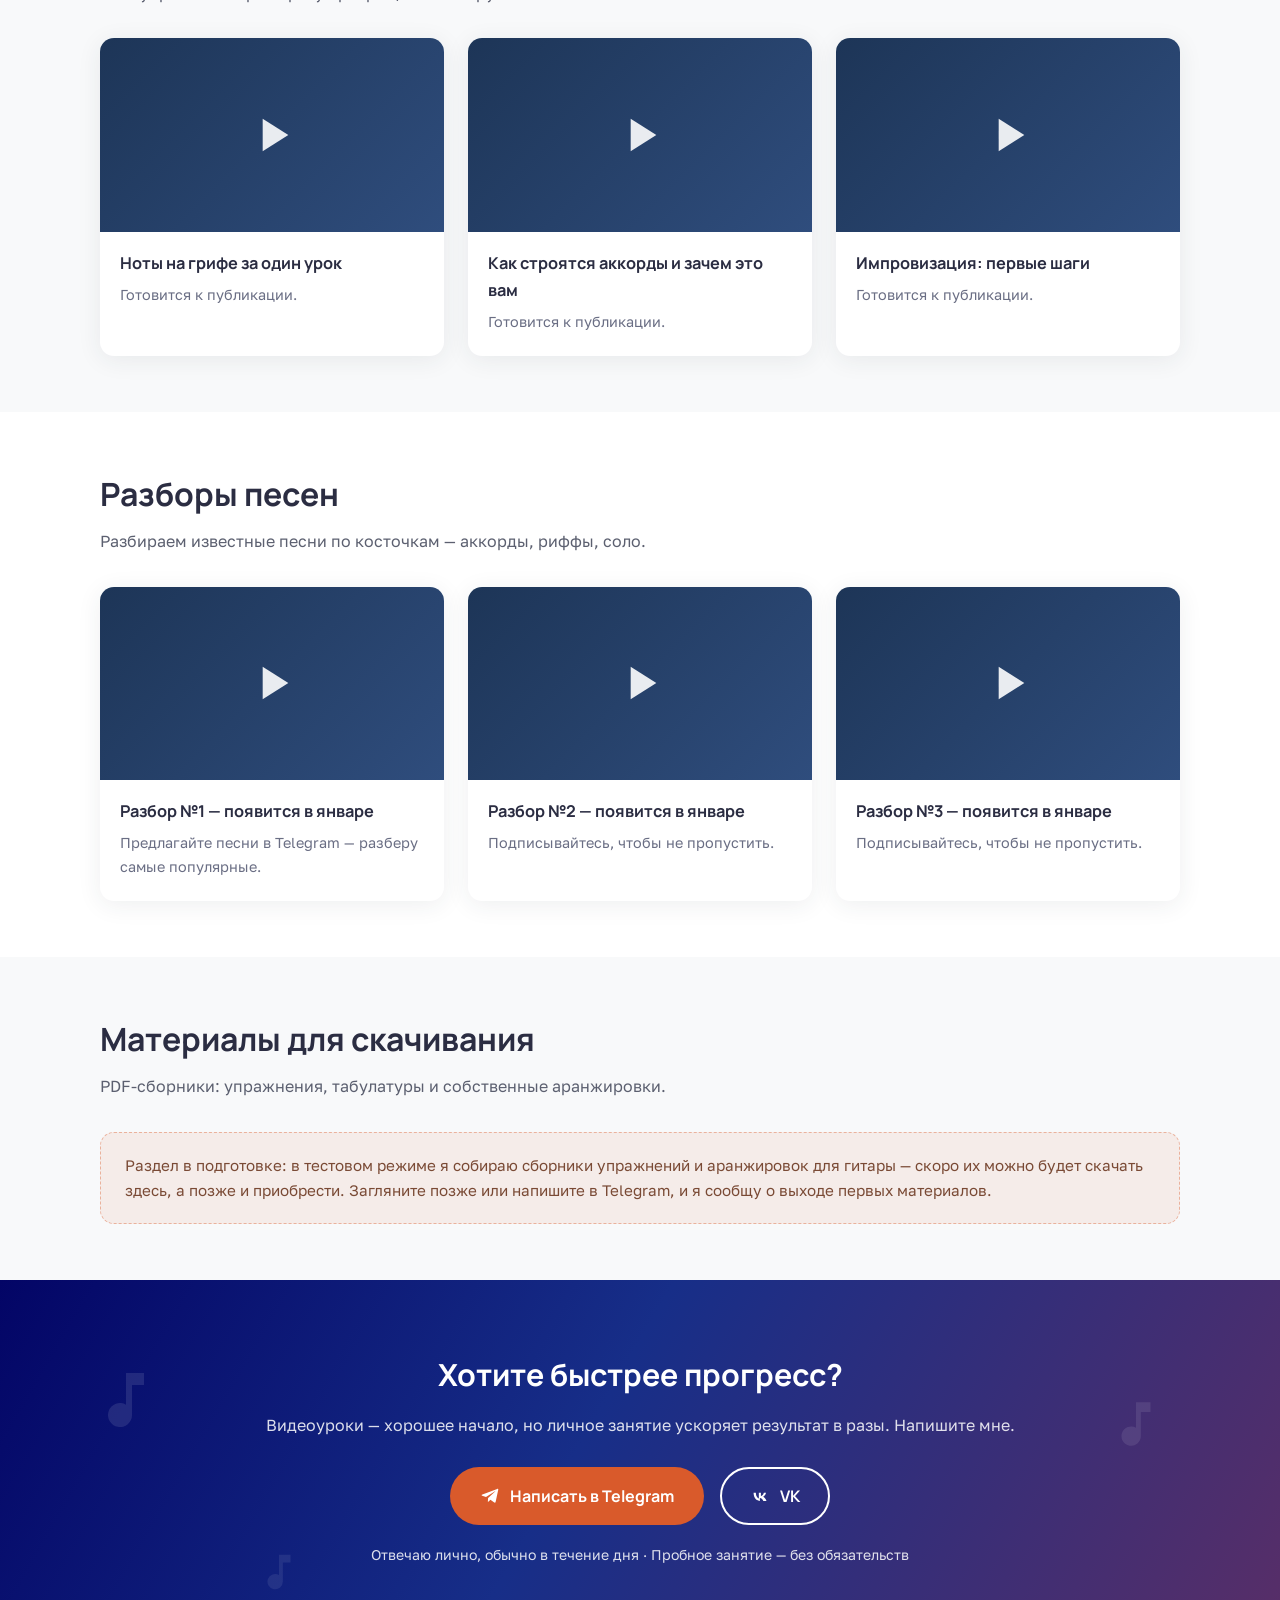
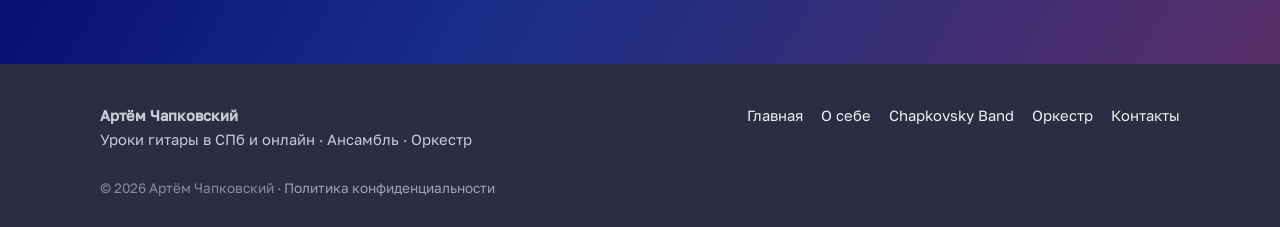
<file: obuchenie.html>
<!DOCTYPE html>
<html lang="ru">
<head>
  <meta charset="UTF-8">
  <meta name="viewport" content="width=device-width, initial-scale=1">
  <meta name="theme-color" content="#D95A2B">
  <title>Обучение — видеоуроки, аккорды, разборы песен | Артём Чапковский</title>
  <meta name="description" content="Бесплатные видеоуроки по гитаре: аккорды, бой, теория музыки и разборы песен. Материалы для скачивания — табулатуры и упражнения в PDF.">
  <link rel="canonical" href="https://artchap.ru/obuchenie.html">
  <meta property="og:type" content="website">
  <meta property="og:title" content="Обучение — видеоуроки по гитаре | Артём Чапковский">
  <meta property="og:description" content="Аккорды, бой, теория и разборы песен — бесплатные видеоуроки и материалы для скачивания.">
  <meta property="og:image" content="https://artchap.ru/assets/img/portrait-casual.webp">
  <link rel="icon" href="favicon-32.png" sizes="32x32" type="image/png">
  <link rel="apple-touch-icon" href="apple-touch-icon.png">
  <link rel="preload" href="assets/fonts/manrope-800-cyrillic.woff2" as="font" type="font/woff2" crossorigin>
  <link rel="stylesheet" href="assets/css/fonts.css">
  <link rel="stylesheet" href="assets/css/style.css">
  <script type="application/ld+json">
  {
    "@context": "https://schema.org",
    "@type": "Course",
    "name": "Видеоуроки по гитаре — Артём Чапковский",
    "description": "Бесплатные обучающие видео: аккорды, бой, теория музыки, разборы песен. Для взрослых и детей, с нуля и с опытом.",
    "provider": {
      "@type": "Person",
      "name": "Артём Чапковский",
      "url": "https://artchap.ru/o-sebe.html"
    },
    "hasCourseInstance": {
      "@type": "CourseInstance",
      "courseMode": "online",
      "courseWorkload": "PT1H"
    }
  }
  </script>
</head>
<body>
  <header class="site-header">
    <div class="container header-inner">
      <a class="logo" href="index.html"><img src="assets/img/logo.png" alt="" class="logo-img" width="219" height="253">Артём <span>Чапковский</span></a>
      <nav class="main-nav" aria-label="Основная навигация">
        <ul>
          <li><a href="index.html">Главная</a></li>
          <li><a href="o-sebe.html">О себе</a></li>
          <li><a href="obuchenie.html" aria-current="page">Обучение</a></li>
          <li><a href="ansambl.html">Chapkovsky Band</a></li>
          <li><a href="orkestr.html">Оркестр</a></li>
          <li><a href="index.html#kontakty">Контакты</a></li>
        </ul>
      </nav>
    </div>
  </header>

  <main>
    <div class="container page-hero">
      <h1>Обучение и видеоуроки</h1>
      <p class="lead">Собираю библиотеку коротких и понятных уроков: от первых аккордов до разборов известных песен. Всё бесплатно — подписка не нужна.</p>
      <nav class="anchor-nav" aria-label="Категории уроков">
        <a href="#akkordy">Аккорды</a>
        <a href="#boy">Бой</a>
        <a href="#teoriya">Теория</a>
        <a href="#razbory">Разборы песен</a>
        <a href="#materialy">Материалы</a>
      </nav>
    </div>

    <section id="akkordy">
      <div class="container">
        <h2 class="section-title">Аккорды</h2>
        <p class="section-sub">Базовые аппликатуры, перестановки и переходы — с объяснением, как не дёргать шею.</p>
        <div class="video-grid">
          <article class="video-card">
            <div class="video-thumb" aria-hidden="true">
              <svg viewBox="0 0 24 24" fill="white"><path d="M8 5v14l11-7z"/></svg>
            </div>
            <div class="video-body">
              <h3>Пять аккордов для начинающих</h3>
              <p>Видео появится в январе — следите за Telegram-каналом.</p>
            </div>
          </article>
          <article class="video-card">
            <div class="video-thumb" aria-hidden="true">
              <svg viewBox="0 0 24 24" fill="white"><path d="M8 5v14l11-7z"/></svg>
            </div>
            <div class="video-body">
              <h3>Чистый звук: левая рука без «прижимов»</h3>
              <p>Готовится к публикации.</p>
            </div>
          </article>
          <article class="video-card">
            <div class="video-thumb" aria-hidden="true">
              <svg viewBox="0 0 24 24" fill="white"><path d="M8 5v14l11-7z"/></svg>
            </div>
            <div class="video-body">
              <h3>Баррэ без боли: упражнения</h3>
              <p>Готовится к публикации.</p>
            </div>
          </article>
        </div>
      </div>
    </section>

    <section id="boy" class="alt">
      <div class="container">
        <h2 class="section-title">Бой и ритм</h2>
        <p class="section-sub">Шестёрка, восьмёрка, туш — от простого к музыкальному.</p>
        <div class="video-grid">
          <article class="video-card">
            <div class="video-thumb" aria-hidden="true">
              <svg viewBox="0 0 24 24" fill="white"><path d="M8 5v14l11-7z"/></svg>
            </div>
            <div class="video-body">
              <h3>Бой «шестёрка» за 10 минут</h3>
              <p>Готовится к публикации.</p>
            </div>
          </article>
          <article class="video-card">
            <div class="video-thumb" aria-hidden="true">
              <svg viewBox="0 0 24 24" fill="white"><path d="M8 5v14l11-7z"/></svg>
            </div>
            <div class="video-body">
              <h3>Ритм: почему «не качает» и как починить</h3>
              <p>Готовится к публикации.</p>
            </div>
          </article>
          <article class="video-card">
            <div class="video-thumb" aria-hidden="true">
              <svg viewBox="0 0 24 24" fill="white"><path d="M8 5v14l11-7z"/></svg>
            </div>
            <div class="video-body">
              <h3>Переборы: когда бой уже скучен</h3>
              <p>Готовится к публикации.</p>
            </div>
          </article>
        </div>
      </div>
    </section>

    <section id="teoriya">
      <div class="container">
        <h2 class="section-title">Теория на практике</h2>
        <p class="section-sub">Без зубрёжки: теория сразу превращается в игру.</p>
        <div class="video-grid">
          <article class="video-card">
            <div class="video-thumb" aria-hidden="true">
              <svg viewBox="0 0 24 24" fill="white"><path d="M8 5v14l11-7z"/></svg>
            </div>
            <div class="video-body">
              <h3>Ноты на грифе за один урок</h3>
              <p>Готовится к публикации.</p>
            </div>
          </article>
          <article class="video-card">
            <div class="video-thumb" aria-hidden="true">
              <svg viewBox="0 0 24 24" fill="white"><path d="M8 5v14l11-7z"/></svg>
            </div>
            <div class="video-body">
              <h3>Как строятся аккорды и зачем это вам</h3>
              <p>Готовится к публикации.</p>
            </div>
          </article>
          <article class="video-card">
            <div class="video-thumb" aria-hidden="true">
              <svg viewBox="0 0 24 24" fill="white"><path d="M8 5v14l11-7z"/></svg>
            </div>
            <div class="video-body">
              <h3>Импровизация: первые шаги</h3>
              <p>Готовится к публикации.</p>
            </div>
          </article>
        </div>
      </div>
    </section>

    <section id="razbory" class="alt">
      <div class="container">
        <h2 class="section-title">Разборы песен</h2>
        <p class="section-sub">Разбираем известные песни по косточкам — аккорды, риффы, соло.</p>
        <div class="video-grid">
          <article class="video-card">
            <div class="video-thumb" aria-hidden="true">
              <svg viewBox="0 0 24 24" fill="white"><path d="M8 5v14l11-7z"/></svg>
            </div>
            <div class="video-body">
              <h3>Разбор №1 — появится в январе</h3>
              <p>Предлагайте песни в Telegram — разберу самые популярные.</p>
            </div>
          </article>
          <article class="video-card">
            <div class="video-thumb" aria-hidden="true">
              <svg viewBox="0 0 24 24" fill="white"><path d="M8 5v14l11-7z"/></svg>
            </div>
            <div class="video-body">
              <h3>Разбор №2 — появится в январе</h3>
              <p>Подписывайтесь, чтобы не пропустить.</p>
            </div>
          </article>
          <article class="video-card">
            <div class="video-thumb" aria-hidden="true">
              <svg viewBox="0 0 24 24" fill="white"><path d="M8 5v14l11-7z"/></svg>
            </div>
            <div class="video-body">
              <h3>Разбор №3 — появится в январе</h3>
              <p>Подписывайтесь, чтобы не пропустить.</p>
            </div>
          </article>
        </div>
      </div>
    </section>

    <section id="materialy">
      <div class="container">
        <h2 class="section-title">Материалы для скачивания</h2>
        <p class="section-sub">PDF-сборники: упражнения, табулатуры и собственные аранжировки.</p>
        <div class="placeholder-note">
          Раздел в подготовке: в тестовом режиме я собираю сборники упражнений и аранжировок для гитары — скоро их можно будет скачать здесь, а позже и приобрести. Загляните позже или напишите в Telegram, и я сообщу о выходе первых материалов.
        </div>
      </div>
    </section>

    <section class="cta-full">
      <div class="cta-band">
        <span class="cta-note note-1" aria-hidden="true">
          <svg viewBox="0 0 24 24" fill="currentColor"><path d="M12 3v10.55A4 4 0 1 0 14 17V7h4V3h-6z"/></svg>
        </span>
        <span class="cta-note note-2" aria-hidden="true">
          <svg viewBox="0 0 24 24" fill="currentColor"><path d="M12 3v10.55A4 4 0 1 0 14 17V7h4V3h-6z"/></svg>
        </span>
        <span class="cta-note note-3" aria-hidden="true">
          <svg viewBox="0 0 24 24" fill="currentColor"><path d="M12 3v10.55A4 4 0 1 0 14 17V7h4V3h-6z"/></svg>
        </span>
        <div class="container">
          <h2>Хотите быстрее прогресс?</h2>
          <p>Видеоуроки — хорошее начало, но личное занятие ускоряет результат в разы. Напишите мне.</p>
          <div class="cta-actions">
            <a class="btn btn-primary" href="https://t.me/Chapkovsky" target="_blank" rel="noopener">
              <svg class="btn-icon" viewBox="0 0 24 24" fill="currentColor" aria-hidden="true"><path d="M21.9 4.6 18.8 19c-.2 1-.8 1.2-1.7.8l-4.6-3.4-2.2 2.1c-.3.3-.5.5-.9.5l.3-4.6 8.5-7.7c.4-.3-.1-.5-.6-.2L7.2 13.2 2.7 11.7c-1-.3-1-1 .2-1.4l17.7-6.8c.8-.3 1.5.2 1.3 1.1z"/></svg>
              Написать в Telegram
            </a>
            <a class="btn btn-outline" href="https://vk.ru/artchap" target="_blank" rel="noopener">
              <svg class="btn-icon" viewBox="0 0 24 24" fill="currentColor" aria-hidden="true"><path d="M12.7 18c-5.3 0-8.3-3.6-8.4-9.8h2.7c.1 4.5 2.1 6.4 3.6 6.8V8.2h2.5v3.9c1.5-.2 3-1.9 3.6-3.9h2.5c-.4 2.4-2.2 4.1-3.5 4.8 1.3.6 3.4 2.3 4.1 5H16c-.6-1.9-2.1-3.4-4.2-3.6V18h.9z"/></svg>
              VK
            </a>
          </div>
          <p class="cta-trust">Отвечаю лично, обычно в течение дня · Пробное занятие — без обязательств</p>
        </div>
      </div>
    </section>
  </main>

  <footer class="site-footer">
    <div class="container footer-inner">
      <div>
        <strong>Артём Чапковский</strong><br>
        Уроки гитары в СПб и онлайн · Ансамбль · Оркестр
      </div>
      <nav class="footer-nav" aria-label="Навигация в подвале">
        <ul>
          <li><a href="index.html">Главная</a></li>
          <li><a href="o-sebe.html">О себе</a></li>
          <li><a href="ansambl.html">Chapkovsky Band</a></li>
          <li><a href="orkestr.html">Оркестр</a></li>
          <li><a href="index.html#kontakty">Контакты</a></li>
        </ul>
      </nav>
    </div>
    <div class="container footer-bottom">
      © 2026 Артём Чапковский · <a href="privacy.html">Политика конфиденциальности</a>
    </div>
  </footer>
</body>
</html>
</file>
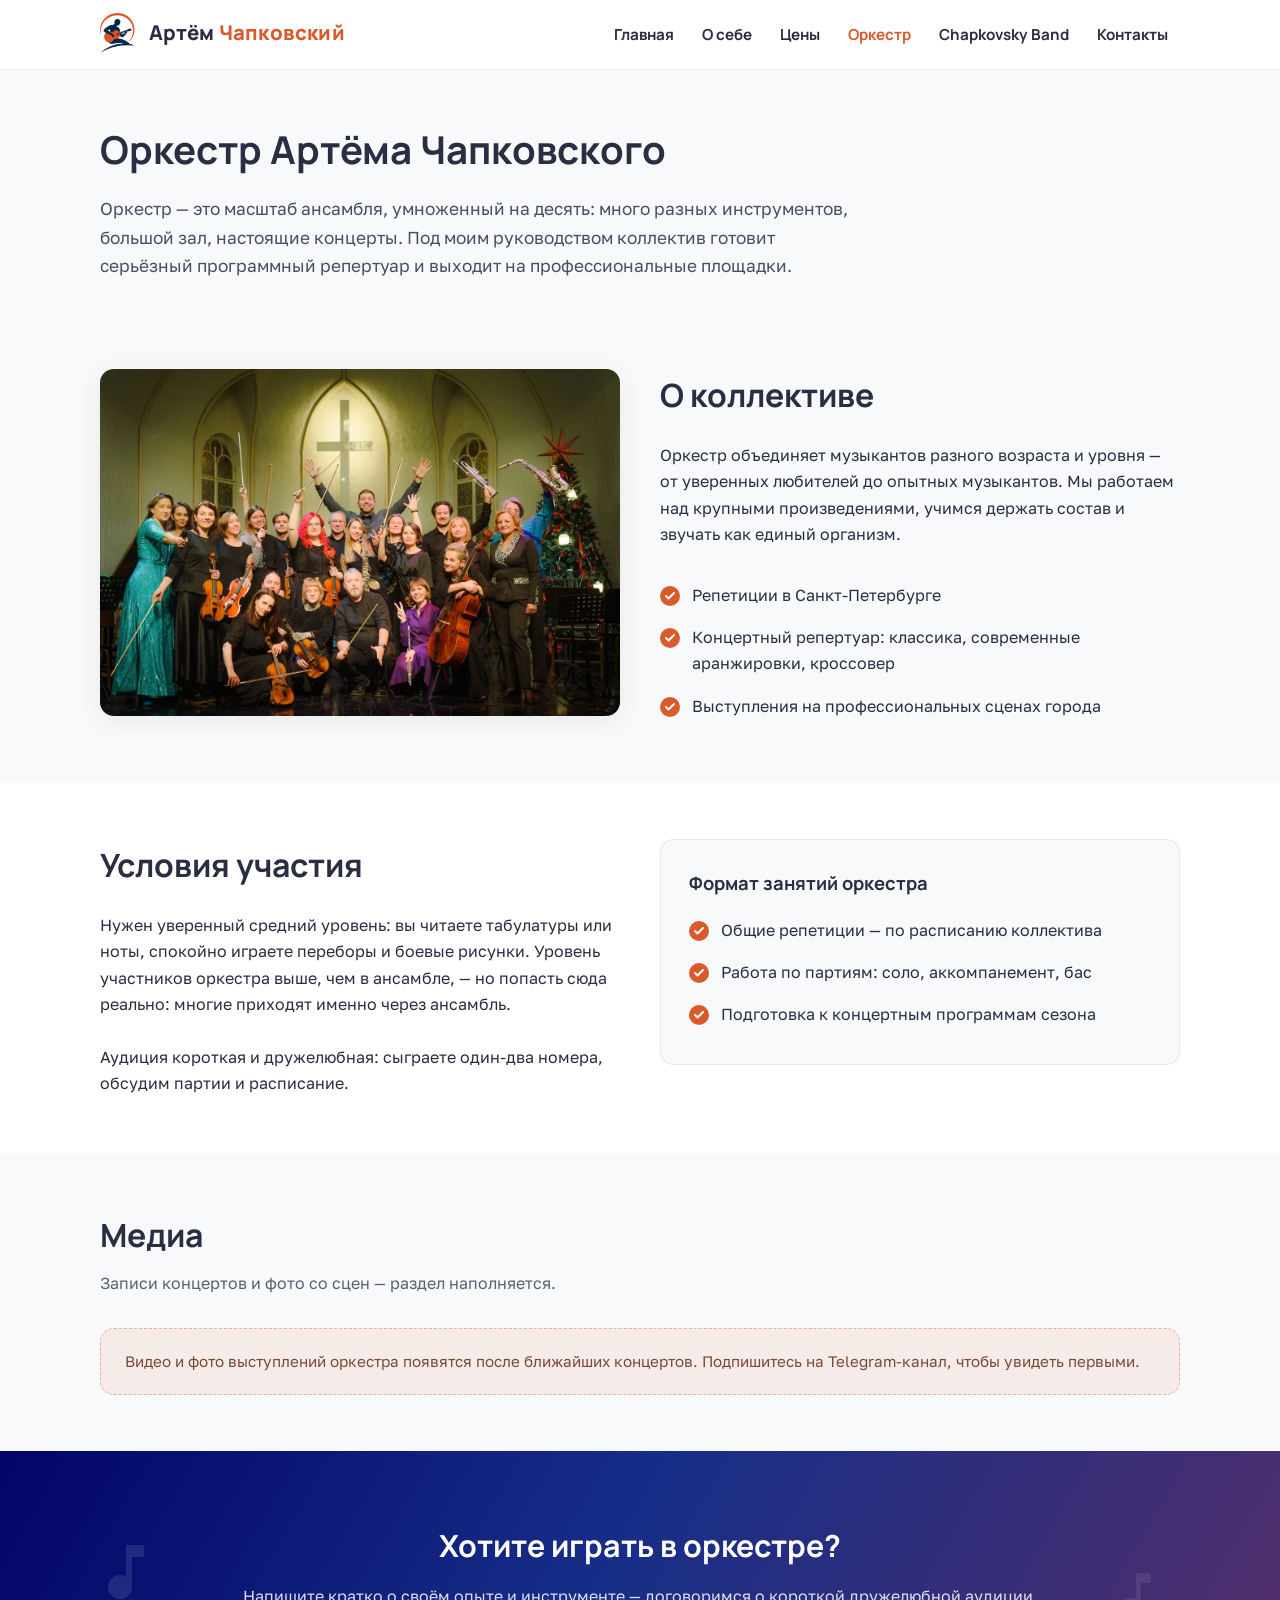
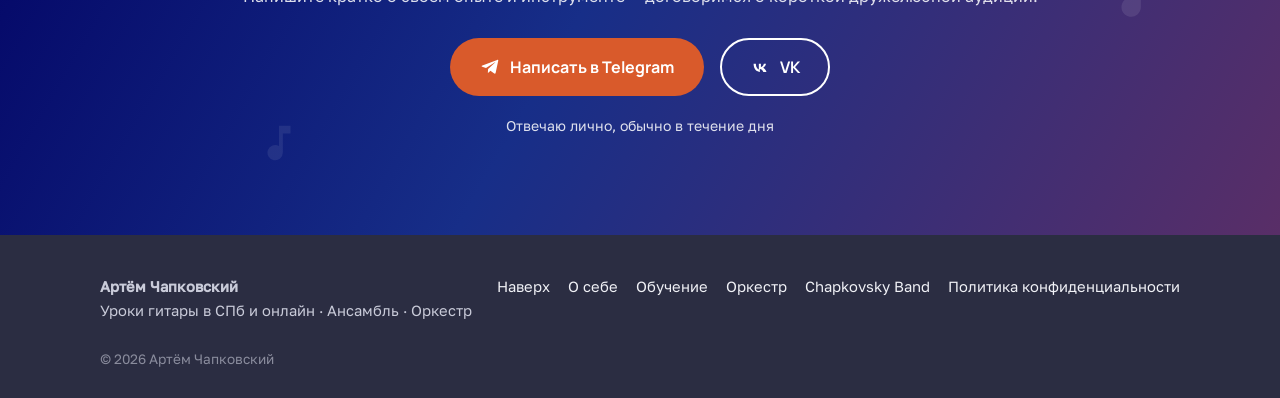
<file: orkestr.html>
<!DOCTYPE html>
<html lang="ru">
<head>
  <meta charset="UTF-8">
  <meta name="viewport" content="width=device-width, initial-scale=1">
  <meta name="theme-color" content="#D95A2B">
  <title>Оркестр Артёма Чапковского в СПб — набор участников | Артём Чапковский</title>
  <meta name="description" content="Оркестр Артёма Чапковского в Санкт-Петербурге: много разных инструментов, большие концерты, серьёзный репертуар, настоящая сцена. Заявка — в Telegram.">
  <link rel="canonical" href="https://artchap.ru/orkestr.html">
  <meta property="og:type" content="website">
  <meta property="og:url" content="https://artchap.ru/orkestr.html">
  <meta property="og:site_name" content="Артём Чапковский — уроки гитары">
  <meta property="og:title" content="Оркестр Артёма Чапковского в СПб — Артём Чапковский">
  <meta property="og:description" content="Играйте в большом коллективе: концертный репертуар, профессиональные площадки, дух настоящего оркестра.">
  <meta property="og:image" content="https://artchap.ru/assets/img/orchestra-group.webp">
  <link rel="icon" href="favicon-32.png" sizes="32x32" type="image/png">
  <link rel="apple-touch-icon" href="apple-touch-icon.png">
  <link rel="preload" href="assets/fonts/manrope-800-cyrillic.woff2" as="font" type="font/woff2" crossorigin>
  <link rel="stylesheet" href="assets/css/fonts.css">
  <link rel="stylesheet" href="assets/css/style.css">
</head>
<body>
  <header class="site-header">
    <div class="container header-inner">
      <a class="logo" href="index.html"><img src="assets/img/logo.png" alt="" class="logo-img" width="219" height="253">Артём <span>Чапковский</span></a>
      <nav class="main-nav" aria-label="Основная навигация">
        <ul>
          <li><a href="index.html">Главная</a></li>
          <li><a href="index.html#o-sebe">О себе</a></li>
          <li><a href="index.html#formaty">Цены</a></li>
          <li><a href="orkestr.html" aria-current="page">Оркестр</a></li>
          <li><a href="ansambl.html">Chapkovsky Band</a></li>
          <li><a href="index.html#kontakty">Контакты</a></li>
        </ul>
      </nav>
    </div>
  </header>

  <main>
    <div class="container page-hero">
      <h1>Оркестр Артёма Чапковского</h1>
      <p class="lead">Оркестр — это масштаб ансамбля, умноженный на десять: много разных инструментов, большой зал, настоящие концерты. Под моим руководством коллектив готовит серьёзный программный репертуар и выходит на профессиональные площадки.</p>
    </div>

    <section>
      <div class="container split">
        <img src="assets/img/orchestra-group.webp" alt="Оркестр Артёма Чапковского — коллектив на сцене после концерта" width="1280" height="854" loading="lazy">
        <div>
          <h2 class="section-title">О коллективе</h2>
          <p>Оркестр объединяет музыкантов разного возраста и уровня — от уверенных любителей до опытных музыкантов. Мы работаем над крупными произведениями, учимся держать состав и звучать как единый организм.</p>
          <br>
          <ul class="check-list">
            <li>Репетиции в Санкт-Петербурге</li>
            <li>Концертный репертуар: классика, современные аранжировки, кроссовер</li>
            <li>Выступления на профессиональных сценах города</li>
          </ul>
        </div>
      </div>
    </section>

    <section class="alt">
      <div class="container split">
        <div>
          <h2 class="section-title">Условия участия</h2>
          <p>Нужен уверенный средний уровень: вы читаете табулатуры или ноты, спокойно играете переборы и боевые рисунки. Уровень участников оркестра выше, чем в ансамбле, — но попасть сюда реально: многие приходят именно через ансамбль.</p>
          <br>
          <p>Аудиция короткая и дружелюбная: сыграете один-два номера, обсудим партии и расписание.</p>
        </div>
        <div class="card flat">
          <h3>Формат занятий оркестра</h3>
          <ul class="check-list">
            <li>Общие репетиции — по расписанию коллектива</li>
            <li>Работа по партиям: соло, аккомпанемент, бас</li>
            <li>Подготовка к концертным программам сезона</li>
          </ul>
        </div>
      </div>
    </section>

    <section>
      <div class="container">
        <h2 class="section-title">Медиа</h2>
        <p class="section-sub">Записи концертов и фото со сцен — раздел наполняется.</p>
        <div class="placeholder-note">
          Видео и фото выступлений оркестра появятся после ближайших концертов. Подпишитесь на Telegram-канал, чтобы увидеть первыми.
        </div>
      </div>
    </section>

    <section class="cta-full">
      <div class="cta-band">
        <span class="cta-note note-1" aria-hidden="true">
          <svg viewBox="0 0 24 24" fill="currentColor"><path d="M12 3v10.55A4 4 0 1 0 14 17V7h4V3h-6z"/></svg>
        </span>
        <span class="cta-note note-2" aria-hidden="true">
          <svg viewBox="0 0 24 24" fill="currentColor"><path d="M12 3v10.55A4 4 0 1 0 14 17V7h4V3h-6z"/></svg>
        </span>
        <span class="cta-note note-3" aria-hidden="true">
          <svg viewBox="0 0 24 24" fill="currentColor"><path d="M12 3v10.55A4 4 0 1 0 14 17V7h4V3h-6z"/></svg>
        </span>
        <div class="container">
          <h2>Хотите играть в оркестре?</h2>
          <p>Напишите кратко о своём опыте и инструменте — договоримся о короткой дружелюбной аудиции.</p>
          <div class="cta-actions">
            <a class="btn btn-primary" href="https://t.me/Chapkovsky" target="_blank" rel="noopener">
              <svg class="btn-icon" viewBox="0 0 24 24" fill="currentColor" aria-hidden="true"><path d="M21.9 4.6 18.8 19c-.2 1-.8 1.2-1.7.8l-4.6-3.4-2.2 2.1c-.3.3-.5.5-.9.5l.3-4.6 8.5-7.7c.4-.3-.1-.5-.6-.2L7.2 13.2 2.7 11.7c-1-.3-1-1 .2-1.4l17.7-6.8c.8-.3 1.5.2 1.3 1.1z"/></svg>
              Написать в Telegram
            </a>
            <a class="btn btn-outline" href="https://vk.ru/artchap" target="_blank" rel="noopener">
              <svg class="btn-icon" viewBox="0 0 24 24" fill="currentColor" aria-hidden="true"><path d="M12.7 18c-5.3 0-8.3-3.6-8.4-9.8h2.7c.1 4.5 2.1 6.4 3.6 6.8V8.2h2.5v3.9c1.5-.2 3-1.9 3.6-3.9h2.5c-.4 2.4-2.2 4.1-3.5 4.8 1.3.6 3.4 2.3 4.1 5H16c-.6-1.9-2.1-3.4-4.2-3.6V18h.9z"/></svg>
              VK
            </a>
          </div>
          <p class="cta-trust">Отвечаю лично, обычно в течение дня</p>
        </div>
      </div>
    </section>
  </main>

  <footer class="site-footer">
    <div class="container footer-inner">
      <div>
        <strong>Артём Чапковский</strong><br>
        Уроки гитары в СПб и онлайн · Ансамбль · Оркестр
      </div>
      <nav class="footer-nav" aria-label="Навигация в подвале">
        <ul>
          <li><a href="index.html">Наверх</a></li>
          <li><a href="index.html#o-sebe">О себе</a></li>
          <li><a href="index.html#obuchenie">Обучение</a></li>
          <li><a href="orkestr.html">Оркестр</a></li>
          <li><a href="ansambl.html">Chapkovsky Band</a></li>
          <li><a href="privacy.html">Политика конфиденциальности</a></li>
        </ul>
      </nav>
    </div>
    <div class="container footer-bottom">
      © 2026 Артём Чапковский
    </div>
  </footer>
</body>
</html>
</file>
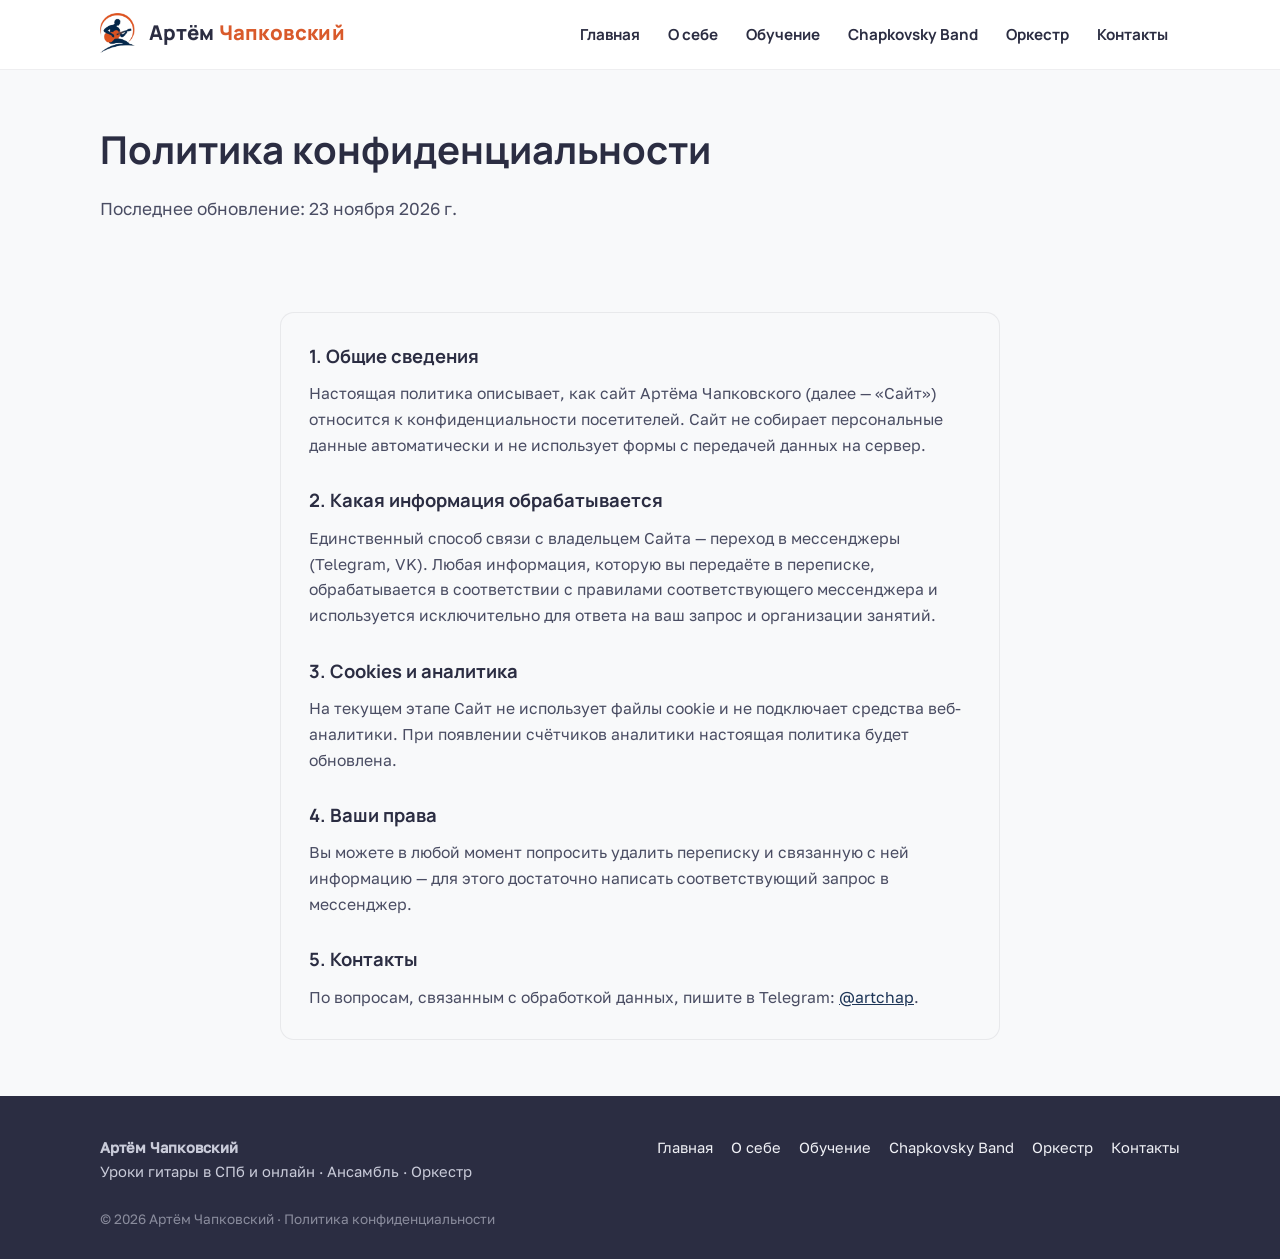
<file: privacy.html>
<!DOCTYPE html>
<html lang="ru">
<head>
  <meta charset="UTF-8">
  <meta name="viewport" content="width=device-width, initial-scale=1">
  <meta name="theme-color" content="#D95A2B">
  <title>Политика конфиденциальности — Артём Чапковский</title>
  <meta name="description" content="Политика обработки персональных данных сайта Артёма Чапковского.">
  <link rel="canonical" href="https://artchap.ru/privacy.html">
  <link rel="icon" href="favicon-32.png" sizes="32x32" type="image/png">
  <link rel="apple-touch-icon" href="apple-touch-icon.png">
  <link rel="preload" href="assets/fonts/manrope-800-cyrillic.woff2" as="font" type="font/woff2" crossorigin>
  <link rel="stylesheet" href="assets/css/fonts.css">
  <link rel="stylesheet" href="assets/css/style.css">
</head>
<body>
  <header class="site-header">
    <div class="container header-inner">
      <a class="logo" href="index.html"><img src="assets/img/logo.png" alt="" class="logo-img" width="219" height="253">Артём <span>Чапковский</span></a>
      <nav class="main-nav" aria-label="Основная навигация">
        <ul>
          <li><a href="index.html">Главная</a></li>
          <li><a href="o-sebe.html">О себе</a></li>
          <li><a href="obuchenie.html">Обучение</a></li>
          <li><a href="ansambl.html">Chapkovsky Band</a></li>
          <li><a href="orkestr.html">Оркестр</a></li>
          <li><a href="index.html#kontakty">Контакты</a></li>
        </ul>
      </nav>
    </div>
  </header>

  <main>
    <div class="container page-hero">
      <h1>Политика конфиденциальности</h1>
      <p class="lead">Последнее обновление: 23 ноября 2026 г.</p>
    </div>

    <section>
      <div class="container" style="max-width:760px">
        <div class="card flat">
          <h3>1. Общие сведения</h3>
          <p>Настоящая политика описывает, как сайт Артёма Чапковского (далее — «Сайт») относится к конфиденциальности посетителей. Сайт не собирает персональные данные автоматически и не использует формы с передачей данных на сервер.</p>
          <br>
          <h3>2. Какая информация обрабатывается</h3>
          <p>Единственный способ связи с владельцем Сайта — переход в мессенджеры (Telegram, VK). Любая информация, которую вы передаёте в переписке, обрабатывается в соответствии с правилами соответствующего мессенджера и используется исключительно для ответа на ваш запрос и организации занятий.</p>
          <br>
          <h3>3. Cookies и аналитика</h3>
          <p>На текущем этапе Сайт не использует файлы cookie и не подключает средства веб-аналитики. При появлении счётчиков аналитики настоящая политика будет обновлена.</p>
          <br>
          <h3>4. Ваши права</h3>
          <p>Вы можете в любой момент попросить удалить переписку и связанную с ней информацию — для этого достаточно написать соответствующий запрос в мессенджер.</p>
          <br>
          <h3>5. Контакты</h3>
          <p>По вопросам, связанным с обработкой данных, пишите в Telegram: <a href="https://t.me/Chapkovsky" target="_blank" rel="noopener">@artchap</a>.</p>
        </div>
      </div>
    </section>
  </main>

  <footer class="site-footer">
    <div class="container footer-inner">
      <div>
        <strong>Артём Чапковский</strong><br>
        Уроки гитары в СПб и онлайн · Ансамбль · Оркестр
      </div>
      <nav class="footer-nav" aria-label="Навигация в подвале">
        <ul>
          <li><a href="index.html">Главная</a></li>
          <li><a href="o-sebe.html">О себе</a></li>
          <li><a href="obuchenie.html">Обучение</a></li>
          <li><a href="ansambl.html">Chapkovsky Band</a></li>
          <li><a href="orkestr.html">Оркестр</a></li>
          <li><a href="index.html#kontakty">Контакты</a></li>
        </ul>
      </nav>
    </div>
    <div class="container footer-bottom">
      © 2026 Артём Чапковский · Политика конфиденциальности
    </div>
  </footer>
</body>
</html>
</file>
<file: assets/css/fonts.css>
/* Manrope — заголовки, кнопки (OFL 1.1) */
@font-face {
  font-family: 'Manrope';
  font-style: normal;
  font-weight: 700;
  font-display: swap;
  src: url('../fonts/manrope-700-cyrillic.woff2') format('woff2');
  unicode-range: U+0301, U+0400-045F, U+0490-0491, U+04B0-04B1, U+2116;
}

@font-face {
  font-family: 'Manrope';
  font-style: normal;
  font-weight: 700;
  font-display: swap;
  src: url('../fonts/manrope-700-latin.woff2') format('woff2');
  unicode-range: U+0000-00FF, U+2000-206F, U+2190-21FF;
}

@font-face {
  font-family: 'Manrope';
  font-style: normal;
  font-weight: 800;
  font-display: swap;
  src: url('../fonts/manrope-800-cyrillic.woff2') format('woff2');
  unicode-range: U+0301, U+0400-045F, U+0490-0491, U+04B0-04B1, U+2116;
}

@font-face {
  font-family: 'Manrope';
  font-style: normal;
  font-weight: 800;
  font-display: swap;
  src: url('../fonts/manrope-800-latin.woff2') format('woff2');
  unicode-range: U+0000-00FF, U+2000-206F, U+2190-21FF;
}

/* Golos Text — основной текст (OFL 1.1) */
@font-face {
  font-family: 'Golos Text';
  font-style: normal;
  font-weight: 400;
  font-display: swap;
  src: url('../fonts/golostext-400-cyrillic.woff2') format('woff2');
  unicode-range: U+0301, U+0400-045F, U+0490-0491, U+04B0-04B1, U+2116;
}

@font-face {
  font-family: 'Golos Text';
  font-style: normal;
  font-weight: 400;
  font-display: swap;
  src: url('../fonts/golostext-400-latin.woff2') format('woff2');
  unicode-range: U+0000-00FF, U+2000-206F, U+2190-21FF;
}

@font-face {
  font-family: 'Golos Text';
  font-style: normal;
  font-weight: 500;
  font-display: swap;
  src: url('../fonts/golostext-500-cyrillic.woff2') format('woff2');
  unicode-range: U+0301, U+0400-045F, U+0490-0491, U+04B0-04B1, U+2116;
}

@font-face {
  font-family: 'Golos Text';
  font-style: normal;
  font-weight: 500;
  font-display: swap;
  src: url('../fonts/golostext-500-latin.woff2') format('woff2');
  unicode-range: U+0000-00FF, U+2000-206F, U+2190-21FF;
}
</file>
<file: assets/css/style.css>
:root {
  --primary: #D95A2B;
  --primary-dark: #b8481f;
  --accent: #1D3557;
  --text: #2B2D42;
  --bg: #F8F9FA;
  --white: #ffffff;
  --radius: 14px;
  --shadow: 0 4px 24px rgba(43, 45, 66, .08);
}

* { box-sizing: border-box; margin: 0; padding: 0; }

html { scroll-behavior: smooth; }

body {
  font-family: 'Golos Text', -apple-system, 'Segoe UI', Roboto, Arial, sans-serif;
  color: var(--text);
  background: var(--bg);
  line-height: 1.65;
  -webkit-font-smoothing: antialiased;
}

img { max-width: 100%; height: auto; display: block; }

a { color: var(--accent); }

.container {
  width: 100%;
  max-width: 1120px;
  margin: 0 auto;
  padding: 0 20px;
}

/* Типографика: заголовки и кнопки — Manrope */
h1, h2, h3,
.section-title, .logo, .btn, .main-nav a, .price-list strong, .awards .year {
  font-family: 'Manrope', 'Golos Text', -apple-system, 'Segoe UI', Roboto, Arial, sans-serif;
}

/* Header */
.site-header {
  position: sticky;
  top: 0;
  z-index: 50;
  background: rgba(255, 255, 255, .92);
  backdrop-filter: blur(8px);
  border-bottom: 1px solid rgba(43, 45, 66, .08);
}

.header-inner {
  display: flex;
  align-items: center;
  justify-content: space-between;
  gap: 16px;
  padding: 14px 20px;
}

.logo {
  font-weight: 800;
  font-size: 1.27rem;
  color: var(--text);
  text-decoration: none;
  letter-spacing: .2px;
  display: inline-block;
}

.logo-img {
  height: 40px;
  width: auto;
  display: inline-block;
  vertical-align: middle;
  margin-right: 14px;
  margin-top: -3px;
}

.logo span { color: var(--primary); }

.main-nav ul {
  display: flex;
  gap: 4px;
  list-style: none;
  flex-wrap: wrap;
}

.main-nav a {
  display: block;
  padding: 8px 12px;
  border-radius: 8px;
  text-decoration: none;
  color: var(--text);
  font-weight: 500;
  font-size: .95rem;
}

.main-nav a:hover { background: rgba(217, 90, 43, .1); color: var(--primary); }

.main-nav a[aria-current="page"] { color: var(--primary); font-weight: 700; }

/* Hero */
.hero {
  display: grid;
  grid-template-columns: 1.1fr .9fr;
  gap: 40px;
  align-items: center;
  padding: 56px 0 48px;
}

.hero-photo {
  border-radius: var(--radius);
  overflow: hidden;
  box-shadow: var(--shadow);
  aspect-ratio: 4 / 5;
}

.hero-photo img { width: 100%; height: 100%; object-fit: cover; object-position: 50% 20%; }

.hero h1 {
  font-size: clamp(1.8rem, 4.5vw, 2.7rem);
  line-height: 1.2;
  margin-bottom: 18px;
}

.hero h1 em { font-style: normal; color: var(--primary); }

.hero .lead { font-size: 1.1rem; margin-bottom: 28px; max-width: 34em; }

.btn {
  display: inline-flex;
  align-items: center;
  justify-content: center;
  gap: 10px;
  padding: 14px 28px;
  border-radius: 999px;
  font-weight: 700;
  font-size: 1rem;
  text-decoration: none;
  text-align: center;
  cursor: pointer;
  border: 2px solid transparent;
  transition: background .15s ease, color .15s ease, border-color .15s ease;
}

.btn-icon { width: 20px; height: 20px; flex: 0 0 auto; }

.btn-primary { background: var(--primary); color: #fff; }
.btn-primary:hover { background: var(--primary-dark); }

.btn-outline { border-color: var(--accent); color: var(--accent); background: transparent; }
.btn-outline:hover { background: var(--accent); color: #fff; }

.btn + .btn { margin-left: 12px; }

/* Sections */
section { padding: 56px 0; }

.section-title {
  font-size: clamp(1.4rem, 3vw, 2rem);
  margin-bottom: 8px;
}

.section-sub { color: #5c6070; margin-bottom: 32px; max-width: 44em; }

.alt { background: var(--white); }

.grid-3 {
  display: grid;
  grid-template-columns: repeat(3, 1fr);
  gap: 24px;
}

.grid-2 {
  display: grid;
  grid-template-columns: repeat(2, 1fr);
  gap: 24px;
}

.card {
  background: var(--white);
  border-radius: var(--radius);
  box-shadow: var(--shadow);
  padding: 28px;
}

.alt .card, .card.flat { background: var(--bg); box-shadow: none; border: 1px solid rgba(43,45,66,.08); }

.card h3 { margin-bottom: 10px; font-size: 1.15rem; }
.card p { color: #4a4d63; font-size: .98rem; }

.card .card-link {
  display: inline-block;
  margin-top: 14px;
  font-weight: 600;
  text-decoration: none;
}

/* Price table */
.price-list { list-style: none; }
.price-list li {
  display: flex;
  justify-content: space-between;
  gap: 16px;
  padding: 14px 0;
  border-bottom: 1px dashed rgba(43,45,66,.15);
}
.price-list li:last-child { border-bottom: 0; }
.price-list strong { white-space: nowrap; color: var(--primary); }

/* Reviews */
.review blockquote { font-size: 1rem; color: #4a4d63; }
.review figcaption { margin-top: 14px; font-weight: 700; font-size: .95rem; }
.review .role { display: block; font-weight: 400; color: #7a7e92; font-size: .85rem; }

/* Teasers */
.teaser { overflow: hidden; padding: 0; }
.teaser img { width: 100%; aspect-ratio: 16/9; object-fit: cover; }
.teaser .teaser-body { padding: 24px 28px 28px; }

/* CTA band */
.cta-band {
  background: linear-gradient(120deg, #030566 0%, #172E88 45%, #592E67 100%);
  color: #fff;
  border-radius: var(--radius);
  padding: 48px 32px;
  text-align: center;
  position: relative;
  overflow: hidden;
}

.cta-band h2 { margin-bottom: 12px; font-size: clamp(1.4rem, 3vw, 1.9rem); }
.cta-band p { margin-bottom: 28px; opacity: .85; }
.cta-band .btn-outline { border-color: #fff; color: #fff; }
.cta-band .btn-outline:hover { background: #fff; color: var(--accent); }

/* Page hero */
.page-hero {
  padding: 48px 20px 32px;
}

.page-hero h1 {
  font-size: clamp(1.8rem, 4vw, 2.4rem);
  margin-bottom: 14px;
}

.page-hero .lead { max-width: 44em; font-size: 1.08rem; color: #4a4d63; }

.split {
  display: grid;
  grid-template-columns: 1fr 1fr;
  gap: 40px;
  align-items: start;
}

/* Внутри двухколоночных блоков заголовку нужен
   больший отступ до текста, чем до section-sub */
.split .section-title { margin-bottom: 20px; }

/* Фото в разделе «О себе» — пропорционально уменьшено по высоте */
#o-sebe .split img {
  margin: 0 auto;
}

/* Компактная врезка наград внутри «О себе» */
.awards-title {
  font-size: 1.05rem;
  margin: 28px 0 4px;
  color: var(--accent);
}

.awards-compact li {
  padding: 9px 0;
  font-size: .95rem;
}

/* Галерея «Исполнительская практика» — одна строка со скроллом */
.gallery-strip {
  display: flex;
  gap: 16px;
  overflow-x: auto;
  padding: 8px 4px 20px;
  scroll-snap-type: x mandatory;
  -webkit-overflow-scrolling: touch;
}

.gallery-strip::-webkit-scrollbar { height: 8px; }
.gallery-strip::-webkit-scrollbar-thumb {
  background: rgba(43, 45, 66, .2);
  border-radius: 999px;
}

.gallery-item {
  flex: 0 0 auto;
  width: min(300px, 70vw);
  aspect-ratio: 4 / 3;
  border-radius: var(--radius);
  overflow: hidden;
  box-shadow: var(--shadow);
  scroll-snap-align: start;
  margin: 0;
}

.gallery-item img {
  width: 100%;
  height: 100%;
  object-fit: cover;
}

/* Видео-слот под встраивание VK */
.gallery-video {
  position: relative;
  background: linear-gradient(135deg, #172E88 0%, #381A55 55%, #592E67 100%);
  display: flex;
  align-items: center;
  justify-content: center;
}

.gallery-video .play {
  width: 48px;
  height: 48px;
  opacity: .9;
}

.gallery-video .video-label {
  position: absolute;
  bottom: 12px;
  left: 14px;
  right: 14px;
  color: rgba(255, 255, 255, .85);
  font-size: .85rem;
}

/* Встроенное VK-видео занимает слот целиком */
.gallery-video iframe {
  position: absolute;
  inset: 0;
  width: 100%;
  height: 100%;
  border: 0;
}

/* Входной блок «Артём / Ученики» */
.duo-feature {
  gap: 20px;
  margin-bottom: 48px;
}

.duo-feature .gallery-item {
  width: 100%;
  aspect-ratio: 16 / 9;
}

.duo-feature .video-caption {
  position: absolute;
  bottom: 0;
  left: 0;
  right: 0;
  padding: 28px 16px 12px;
  background: linear-gradient(transparent, rgba(20, 12, 30, .6));
  color: #fff;
  font-size: .88rem;
  font-weight: 500;
  pointer-events: none;
}

/* Поднять текст заглушки, чтобы не перекрывался подписью */
.duo-feature .video-label {
  bottom: 46px;
}

/* Группы видео в «Исполнительской практике» */
.video-group-title {
  margin: 36px 0 12px;
  font-size: 1.15rem;
}

.video-note {
  margin: 4px 0 0;
  font-size: .85rem;
  color: #5c6070;
}

/* Фильтры-чипы над видео-лентой */
.filter-chips {
  display: flex;
  flex-wrap: wrap;
  gap: 10px;
  margin: 4px 0 20px;
}

.chip {
  padding: 8px 18px;
  border-radius: 999px;
  border: 1px solid rgba(43, 45, 66, .2);
  background: transparent;
  color: var(--text);
  font-family: inherit;
  font-size: .9rem;
  font-weight: 500;
  cursor: pointer;
  transition: background .15s ease, color .15s ease, border-color .15s ease;
}

.chip:hover { border-color: var(--primary); color: var(--primary); }

.chip.is-active {
  background: var(--primary);
  border-color: var(--primary);
  color: #fff;
}

/* FAQ — лёгкий список с разделителями (details/summary) */
.faq-item {
  background: transparent;
  border: 0;
  border-radius: 0;
  box-shadow: none;
  border-bottom: 1px solid rgba(43, 45, 66, .1);
  margin-bottom: 0;
  overflow: hidden;
}

.faq-item:last-of-type { border-bottom: 0; }

.faq-item summary {
  list-style: none;
  position: relative;
  padding: 16px 48px 16px 4px;
  font-weight: 600;
  font-size: 1.02rem;
  cursor: pointer;
  user-select: none;
  transition: color .15s ease;
}

.faq-item summary:hover { color: var(--photo-lilac, var(--primary)); }

.faq-item summary::-webkit-details-marker { display: none; }

/* Плюс, поворачивающийся в крестик */
.faq-item summary::before,
.faq-item summary::after {
  content: "";
  position: absolute;
  right: 16px;
  top: 50%;
  width: 14px;
  height: 2px;
  border-radius: 2px;
  background: var(--primary);
  transform: translateY(-50%);
  transition: transform .2s ease;
}

.faq-item summary::after {
  transform: translateY(-50%) rotate(90deg);
}

.faq-item[open] summary::after {
  transform: translateY(-50%) rotate(0deg);
}

.faq-item[open] summary {
  color: var(--photo-lilac, var(--primary));
}

.faq-item p {
  padding: 0 48px 18px 4px;
  margin: 0;
  color: #4a4d63;
  font-size: .97rem;
}

/* Полнополосный финальный CTA */
.cta-full { padding: 0; }

.cta-full .cta-band {
  border-radius: 0;
  padding: 70px 0;
  position: relative;
  overflow: hidden;
}

@media (max-width: 900px) {
  .cta-full .cta-band { padding: 46px 0; }
}

/* Кнопки с иконками мессенджеров */
.cta-band .btn { display: inline-flex; align-items: center; gap: 10px; }
.cta-actions { margin-bottom: 18px; }
.cta-actions .btn { vertical-align: middle; }

/* Строка доверия под кнопками */
.cta-trust {
  font-size: .88rem;
  opacity: .7;
  margin: 0;
}

/* Ноты в фоне блока */
.cta-note {
  position: absolute;
  color: #fff;
  opacity: .1;
  pointer-events: none;
  animation: note-float 7s ease-in-out infinite;
}

.cta-note svg { width: 100%; height: 100%; }

.note-1 { width: 72px; height: 72px; left: 7%;  top: 22%; animation-delay: 0s; }
.note-2 { width: 46px; height: 46px; left: 20%; bottom: 18%; opacity: .08; animation-delay: 2s; }
.note-3 { width: 58px; height: 58px; right: 9%; top: 30%; opacity: .09; animation-delay: 4s; }

@keyframes note-float {
  0%, 100% { transform: translateY(0) rotate(-6deg); }
  50%      { transform: translateY(-12px) rotate(6deg); }
}

@media (prefers-reduced-motion: reduce) {
  .cta-note { animation: none; }
}

@media (max-width: 900px) {
  .note-1 { left: 4%; width: 52px; height: 52px; }
  .note-3 { right: 5%; }
}

/* Плавное раскрытие */
.faq-item[open] summary ~ p {
  animation: faq-open .25s ease;
}

@keyframes faq-open {
  from { opacity: 0; transform: translateY(-6px); }
  to   { opacity: 1; transform: translateY(0); }
}

.split img { border-radius: var(--radius); box-shadow: var(--shadow); }

/* Lists */
.check-list { list-style: none; }
.check-list li {
  padding: 8px 0 8px 32px;
  position: relative;
}
.check-list li::before {
  content: "";
  position: absolute;
  left: 0; top: 12px;
  width: 20px; height: 20px;
  border-radius: 50%;
  background: var(--primary) url("data:image/svg+xml,%3Csvg xmlns='http://www.w3.org/2000/svg' viewBox='0 0 24 24' fill='none' stroke='white' stroke-width='4' stroke-linecap='round' stroke-linejoin='round'%3E%3Cpath d='M4 12l5 5 11-11'/%3E%3C/svg%3E") center/12px no-repeat;
}

.awards { list-style: none; }
.awards li {
  padding: 14px 0;
  border-bottom: 1px dashed rgba(43,45,66,.15);
  display: flex;
  gap: 14px;
}
.awards li:last-child { border-bottom: 0; }
.awards .year {
  font-weight: 800;
  color: var(--primary);
  min-width: 56px;
}

/* Video cards */
.video-grid { display: grid; grid-template-columns: repeat(3, 1fr); gap: 24px; }
.video-card {
  background: var(--white);
  border-radius: var(--radius);
  overflow: hidden;
  box-shadow: var(--shadow);
}
.video-thumb {
  aspect-ratio: 16/9;
  background: linear-gradient(135deg, var(--accent), #2f4d7d);
  display: flex;
  align-items: center;
  justify-content: center;
}
.video-thumb svg { width: 56px; height: 56px; opacity: .9; }
.video-card .video-body { padding: 18px 20px 22px; }
.video-card h3 { font-size: 1.02rem; margin-bottom: 6px; }
.video-card p { font-size: .9rem; color: #6a6e84; }

.anchor-nav { display: flex; gap: 10px; flex-wrap: wrap; margin: 8px 0 32px; }
.anchor-nav a {
  padding: 8px 16px;
  border-radius: 999px;
  border: 1px solid rgba(43,45,66,.2);
  text-decoration: none;
  color: var(--text);
  font-size: .92rem;
  font-weight: 500;
}
.anchor-nav a:hover { border-color: var(--primary); color: var(--primary); }

.placeholder-note {
  background: rgba(217, 90, 43, .08);
  border: 1px dashed rgba(217, 90, 43, .4);
  border-radius: var(--radius);
  padding: 20px 24px;
  color: #7a4a35;
  font-size: .95rem;
}

.price-note {
  margin-top: 12px;
  color: #7a4a35;
  font-size: .85rem;
}

.contacts-split {
  align-items: stretch;
  gap: 32px;
}

.contacts-info {
  display: flex;
  flex-direction: column;
  justify-content: center;
  gap: 20px;
}

.contacts-address {
  font-size: .95rem;
  line-height: 1.6;
}

.contacts-map {
  min-height: 340px;
  border-radius: var(--radius);
  overflow: hidden;
  border: 1px solid rgba(43, 45, 66, .1);
}

.contacts-map iframe {
  width: 100%;
  height: 340px;
  border: 0;
  display: block;
}

.map-open { margin: 12px 4px 0; font-size: .92rem; }

.contacts-micro {
  font-size: .88rem;
  color: #6a6e84;
  margin: -8px 0 0;
}

.contacts-address {
  font-size: .95rem;
  line-height: 1.6;
  display: flex;
  gap: 8px;
  align-items: flex-start;
}

.pin-icon {
  width: 18px;
  height: 18px;
  flex: 0 0 auto;
  margin-top: 3px;
  color: var(--primary);
}

/* Плашка-пример первого сообщения */
.example-message {
  background: var(--white);
  border-left: 4px solid var(--primary);
  border-radius: var(--radius);
  box-shadow: var(--shadow);
  padding: 22px 24px;
  display: flex;
  gap: 20px;
  align-items: center;
  justify-content: space-between;
  flex-wrap: wrap;
}

.example-message p {
  margin: 0;
  flex: 1 1 320px;
  color: #4a4d63;
  font-size: .98rem;
}

.example-message .copy-btn { flex: 0 0 auto; width: auto; color: var(--accent); border-color: var(--accent); }
.example-message .copy-btn:hover { background: var(--accent); color: #fff; }
.example-message .copy-btn.copied { background: var(--primary); border-color: var(--primary); color: #fff; }

.contacts-steps-title {
  margin: 40px 0 16px;
  font-size: 1.15rem;
}

/* Contacts */
.contact-buttons { display: flex; gap: 16px; flex-wrap: wrap; margin-top: 24px; }
.contact-card { text-align: center; padding: 36px 28px; }

/* Footer */
.site-footer {
  background: var(--text);
  color: #c9cbd9;
  padding: 40px 0 28px;
  font-size: .92rem;
}

.footer-inner {
  display: flex;
  justify-content: space-between;
  gap: 24px;
  flex-wrap: wrap;
}

.site-footer a { color: #f0f1f6; text-decoration: none; }
.site-footer a:hover { color: var(--primary); }
.footer-nav ul { list-style: none; display: flex; gap: 18px; flex-wrap: wrap; }
.footer-bottom { margin-top: 24px; opacity: .6; font-size: .85rem; }

/* Responsive */
@media (max-width: 900px) {
  .hero { grid-template-columns: 1fr; gap: 28px; padding-top: 36px; }
  .hero-photo { order: -1; aspect-ratio: 16/10; }
  .grid-3, .grid-2, .video-grid { grid-template-columns: 1fr; }
  .split { grid-template-columns: 1fr; gap: 28px; }
  .header-inner { flex-direction: column; align-items: flex-start; gap: 8px; }
  .logo { font-size: 1.45rem; }
  .logo-img { height: 46px; }
  .btn + .btn { margin-left: 0; margin-top: 10px; }
  .btn { display: block; width: 100%; }
  .contact-buttons .btn { width: auto; flex: 1 1 200px; }
  section { padding: 40px 0; }
}
</file>
<file: assets/css/photo-palette.css>
/* Палитра, вытянутая из фото ансамбля (img/design.jpg):
   индиго #172E88, глубокий синий #030566, фиолет #381A55 / #592E67,
   лиловый #71426E, сирень #815475, светло-сиреневый #777791.
   Подключается после style.css и переопределяет акцентные роли.
   Основной оранжевый бренда (#D95A2B) сохраняется для CTA. */

:root {
  --accent: #172E88;        /* индиго вместо темно-синего */
  --photo-violet: #381A55;
  --photo-purple: #592E67;
  --photo-lilac: #71426E;
  --photo-lavender: #815475;
  --photo-tint: #F4F2F8;    /* сиреневый оттенок для фонов секций */
  --photo-line: rgba(88, 46, 103, .18);
}

/* Ссылки и hover-акценты — фиолет */
a { color: var(--accent); }
.main-nav a:hover { color: var(--primary); background: rgba(89, 46, 103, .08); }
.card-link { color: var(--photo-lilac) !important; }

/* Чередование фонов секций — с лёгкой сиреневой ноткой */
.alt { background: var(--photo-tint); }
.alt .card, .card.flat { border-color: var(--photo-line); }

/* Ценовые акценты — лиловый */
.price-list strong { color: var(--photo-lilac); }
.awards .year { color: var(--photo-lavender); }

/* Плашки-якоря и заглушки — фиолетовая гамма */
.anchor-nav a:hover { border-color: var(--photo-lilac); color: var(--photo-lilac); }
.placeholder-note {
  background: rgba(113, 66, 110, .08);
  border-color: rgba(113, 66, 110, .4);
  color: #5d3a59;
}

/* Превью видео: градиент сцены — синий прожектор → фиолет */
.video-thumb { background: linear-gradient(135deg, #172E88 0%, #381A55 55%, #592E67 100%); }

/* CTA-блок: глубокий сценический градиент вместо плоского синего */
.cta-band {
  background: linear-gradient(120deg, #030566 0%, #172E88 45%, #592E67 100%);
}

/* Футер — почти чёрный с фиолетовым подтоном как затемнённая сцена */
.site-footer { background: #1b1030; }

/* Кнопка-контур на тёмных градиентах */
.cta-band .btn-outline:hover { color: var(--photo-purple); }
</file>
<file: assets/css/hero-4-duotone.css>
/* Вариант 4 — «дуотон»: фото перекрашено в цвета бренда
   (assets/img/hero-duotone.webp), слегка темнится слева.
   Текст по центру-left, без плашки — фон сам по себе спокойный.
   Подключается после style.css. */

.hero {
  display: block;
  background:
    linear-gradient(90deg,
      rgba(29, 53, 87, .72) 0%,
      rgba(29, 53, 87, .35) 55%,
      rgba(36, 64, 107, .15) 100%),
    url("../img/hero-duotone.webp") 63% 20% / cover no-repeat,
    linear-gradient(135deg, #1D3557 0%, #24406b 100%);
  color: #fff;
  padding: 88px 0;
  border-radius: 0;
}

.hero-grid {
  display: flex;
  flex-direction: column;
  align-items: flex-start;
}

.hero-grid > div:first-child {
  max-width: 580px;
  text-align: left;
}

.hero h1 {
  color: #fff;
  margin-bottom: 24px;
  font-size: clamp(1.75rem, 5vw, 2.75rem);
  text-shadow: 0 2px 12px rgba(0, 0, 0, .25);
}

.hero h1 em { color: #F5A57E; }

.hero .lead {
  color: #fff;
  opacity: .95;
  font-size: 1.125rem;
  margin-bottom: 28px;
  max-width: 46ch;
  text-shadow: 0 1px 8px rgba(0, 0, 0, .25);
}

.hero .btn {
  display: inline-flex;
  align-items: center;
  justify-content: center;
  min-height: 3rem;
  padding: .75rem 1.75rem;
  border-radius: 999px;
  font-weight: 600;
  width: auto;
  margin: 0;
}

.hero .btn + .btn { margin: 0; }

.hero .btn-outline {
  border-color: rgba(255, 255, 255, .7);
  color: #fff;
}
.hero .btn-outline:hover {
  background: rgba(255, 255, 255, .14);
  border-color: #fff;
  color: #fff;
}

/* Фото слоем не нужно — оно в фоне */
.hero-photo { display: none; }

@media (max-width: 480px) {
  .hero { padding: 48px 0; }
  .hero .btn { display: flex; width: 100%; }
  .hero .btn + .btn { margin: 12px 0 0; }
}
</file>
